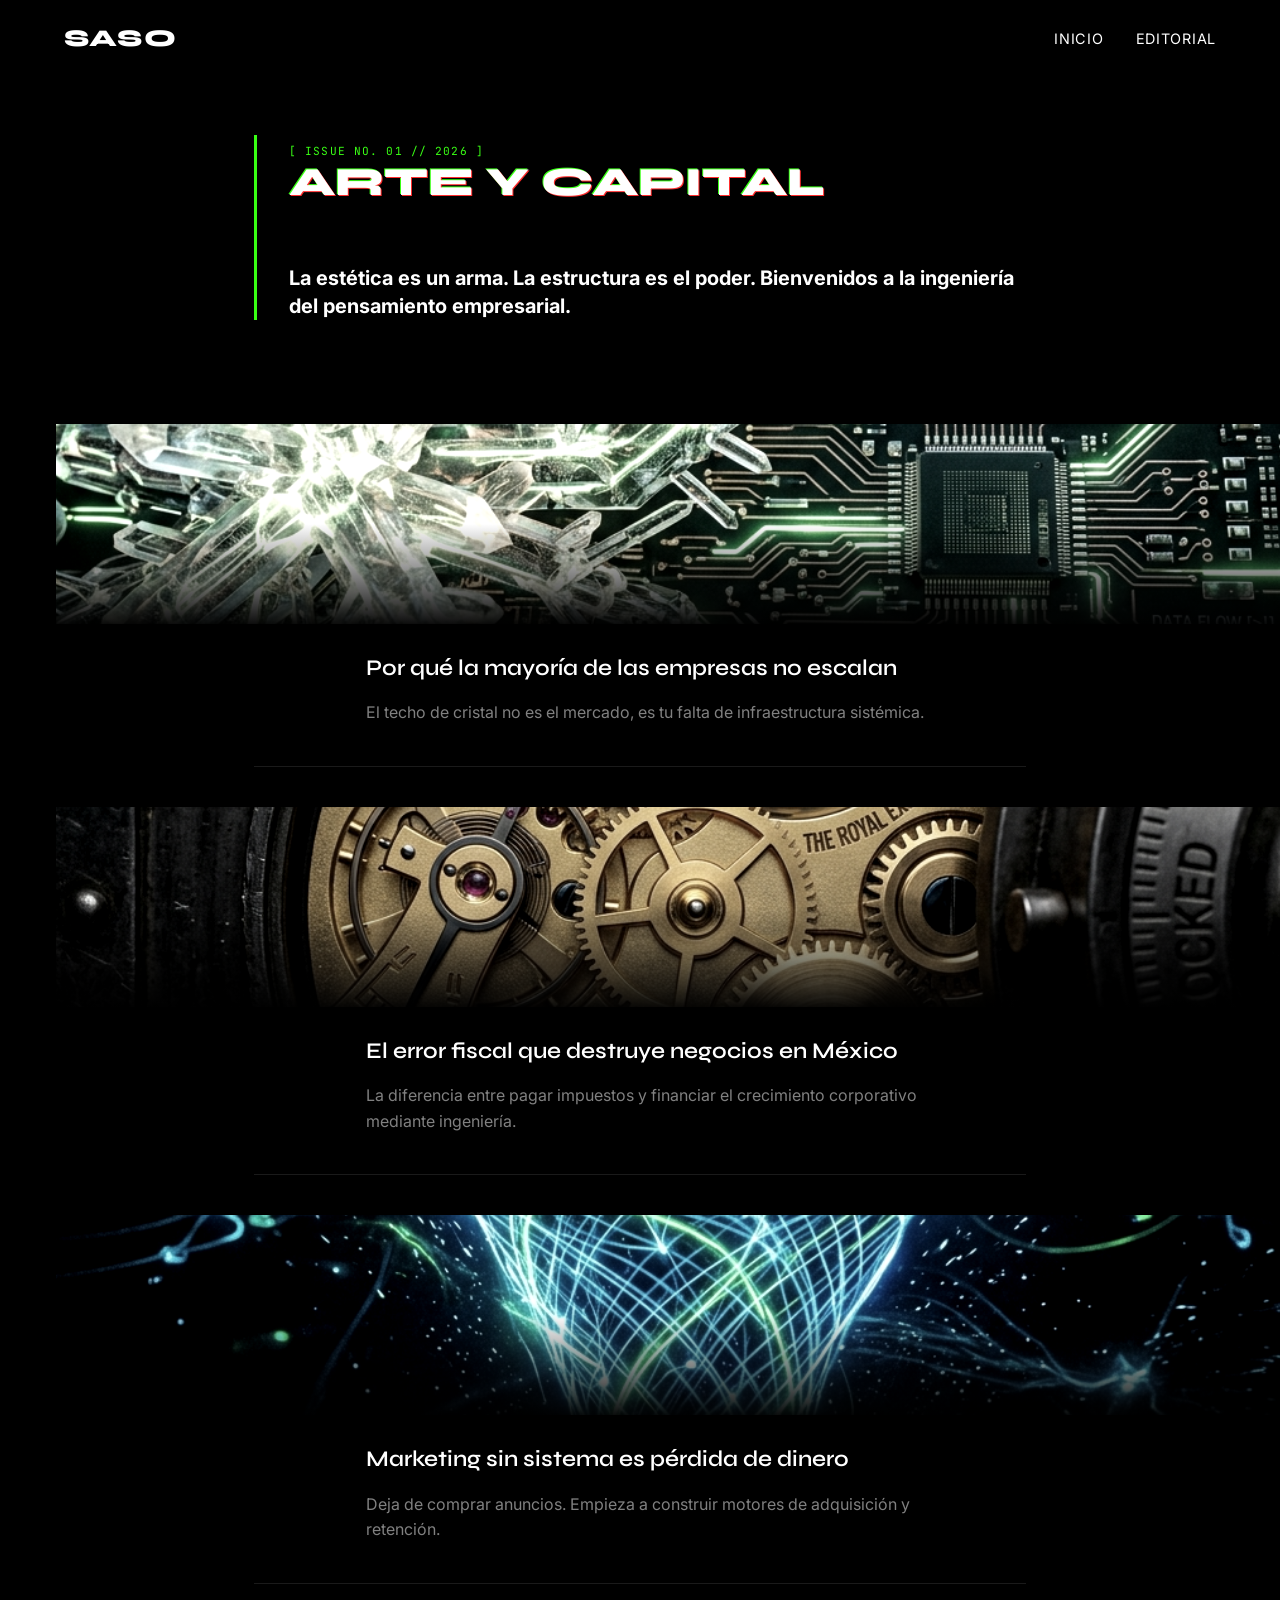
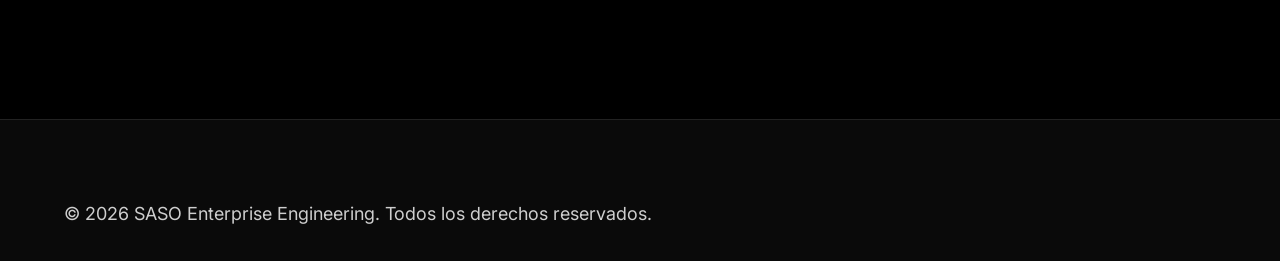
<file: blog/index.html>
<!DOCTYPE html>
<html lang="es">
<head>
    <meta charset="UTF-8">
    <meta name="viewport" content="width=device-width, initial-scale=1.0">
    <title>Arte y Capital — Editorial SASO</title>
    <meta name="description" content="Análisis estratégico, ingeniería empresarial y cultura de poder corporativo. Arte y Capital es el brazo editorial de SASO.">
    <link rel="stylesheet" href="../assets/css/style.css">
    <!-- Google Fonts -->
    <link href="https://fonts.googleapis.com/css2?family=Inter:wght@400;700&family=Syne:wght@700;800&family=JetBrains+Mono:wght@400&display=swap" rel="stylesheet">
</head>
<body class="dark-theme">
    <nav class="saso-nav">
        <div class="nav-container">
            <a href="../index.html" class="nav-logo">SASO</a>
            <div class="nav-links">
                <a href="/index">Inicio</a>
                <a href="/blog/index" class="active">Editorial</a>
            </div>
        </div>
    </nav>

    <main class="authority-layout">
        <header class="editorial-header">
            <span class="editorial-tag">[ ISSUE NO. 01 // 2026 ]</span>
            <h1 class="authority-title">ARTE Y CAPITAL</h1>
            <p class="manifesto-lead">La estética es un arma. La estructura es el poder. Bienvenidos a la ingeniería del pensamiento empresarial.</p>
        </header>

        <section class="editorial-list">
            <a href="/blog/por-que-empresas-no-escalan" class="editorial-item">
                <span class="item-num">01</span>
                <div class="item-content">
                    <div class="editorial-hero" style="height: 200px; margin-bottom: 1.5rem;">
                        <img src="/assets/images/editorial-escalar.png" alt="Escalamiento Arquetipo">
                    </div>
                    <h3>Por qué la mayoría de las empresas no escalan</h3>
                    <p>El techo de cristal no es el mercado, es tu falta de infraestructura sistémica.</p>
                </div>
            </a>
            <a href="/blog/error-fiscal-mexico" class="editorial-item">
                <span class="item-num">02</span>
                <div class="item-content">
                    <div class="editorial-hero" style="height: 200px; margin-bottom: 1.5rem;">
                        <img src="/assets/images/editorial-fiscal.png" alt="Fiscal Arquetipo">
                    </div>
                    <h3>El error fiscal que destruye negocios en México</h3>
                    <p>La diferencia entre pagar impuestos y financiar el crecimiento corporativo mediante ingeniería.</p>
                </div>
            </a>
            <a href="/blog/marketing-sin-sistema" class="editorial-item">
                <span class="item-num">03</span>
                <div class="item-content">
                    <div class="editorial-hero" style="height: 200px; margin-bottom: 1.5rem;">
                        <img src="/assets/images/editorial-marketing.png" alt="Marketing Arquetipo">
                    </div>
                    <h3>Marketing sin sistema es pérdida de dinero</h3>
                    <p>Deja de comprar anuncios. Empieza a construir motores de adquisición y retención.</p>
                </div>
            </a>
        </section>
    </main>

    <footer class="saso-footer content-container">
        <p>&copy; 2026 SASO Enterprise Engineering. Todos los derechos reservados.</p>
    </footer>
</body>
</html>
</file>
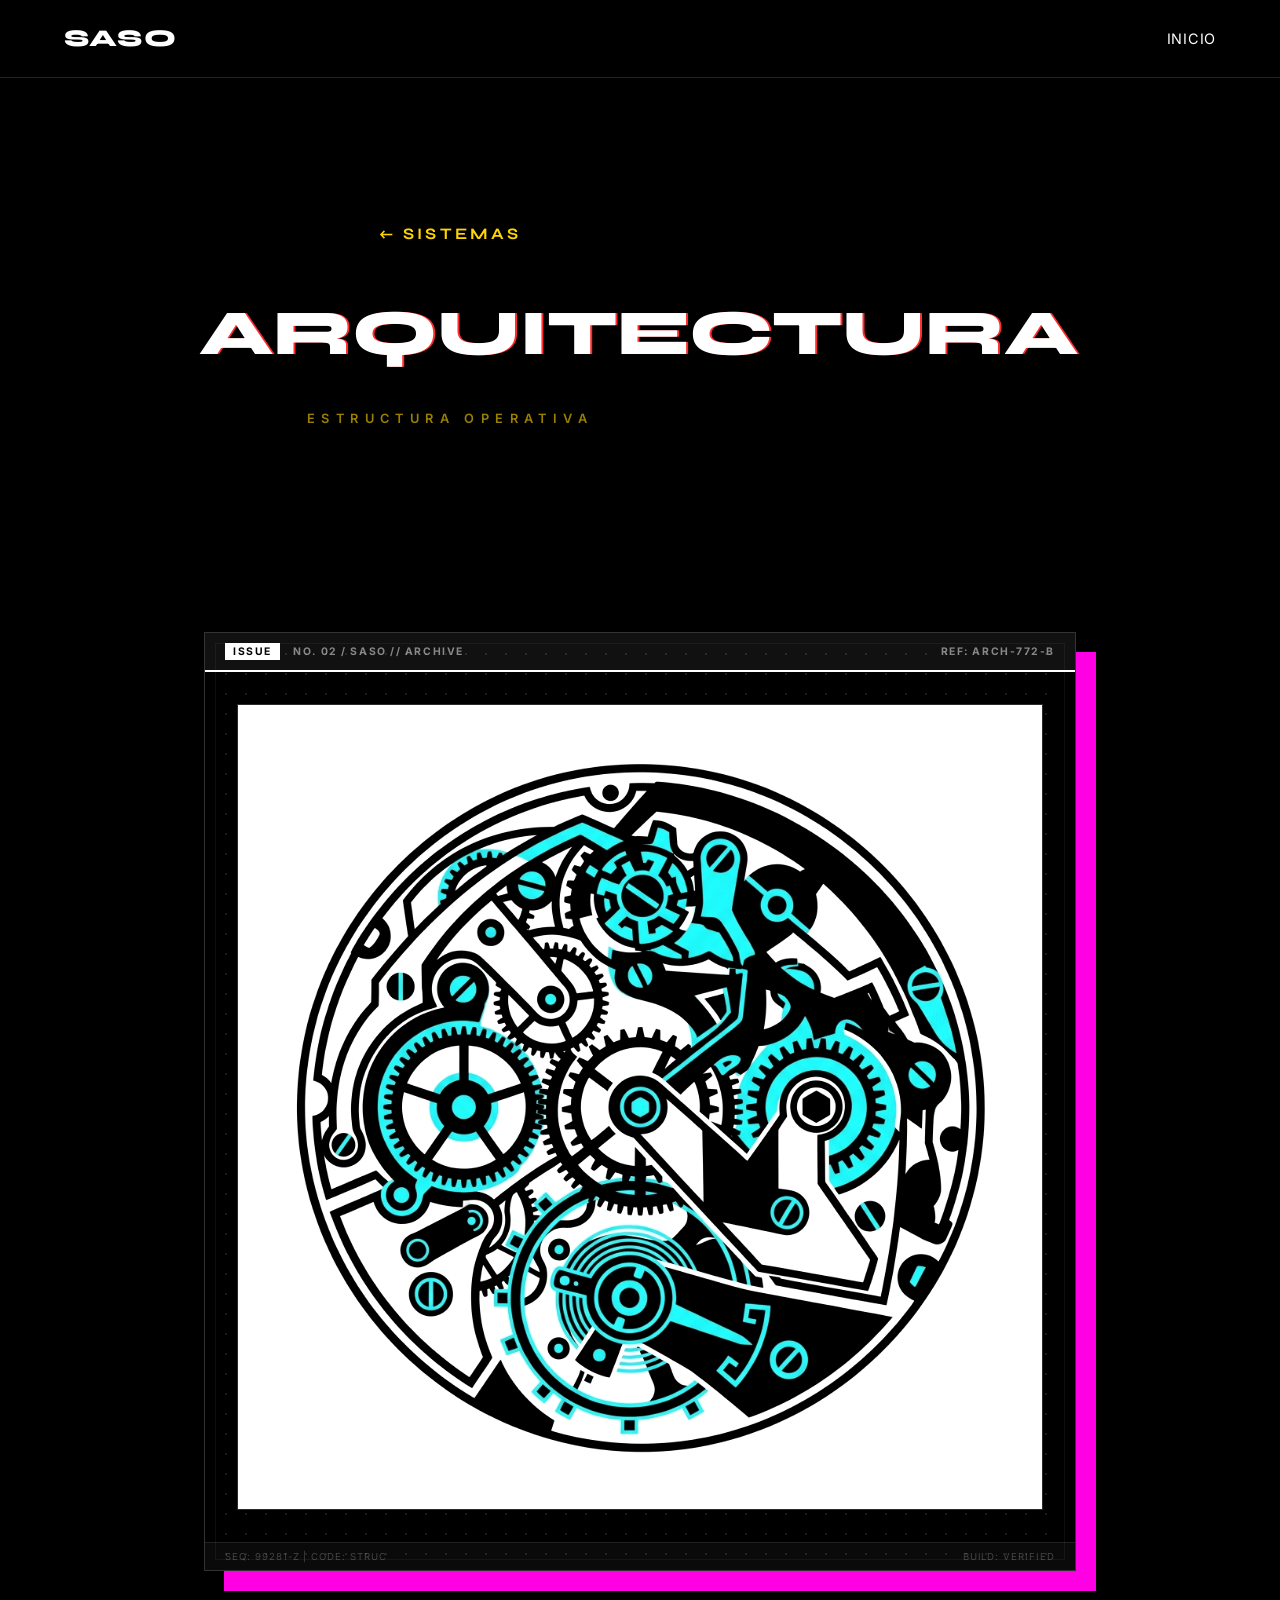
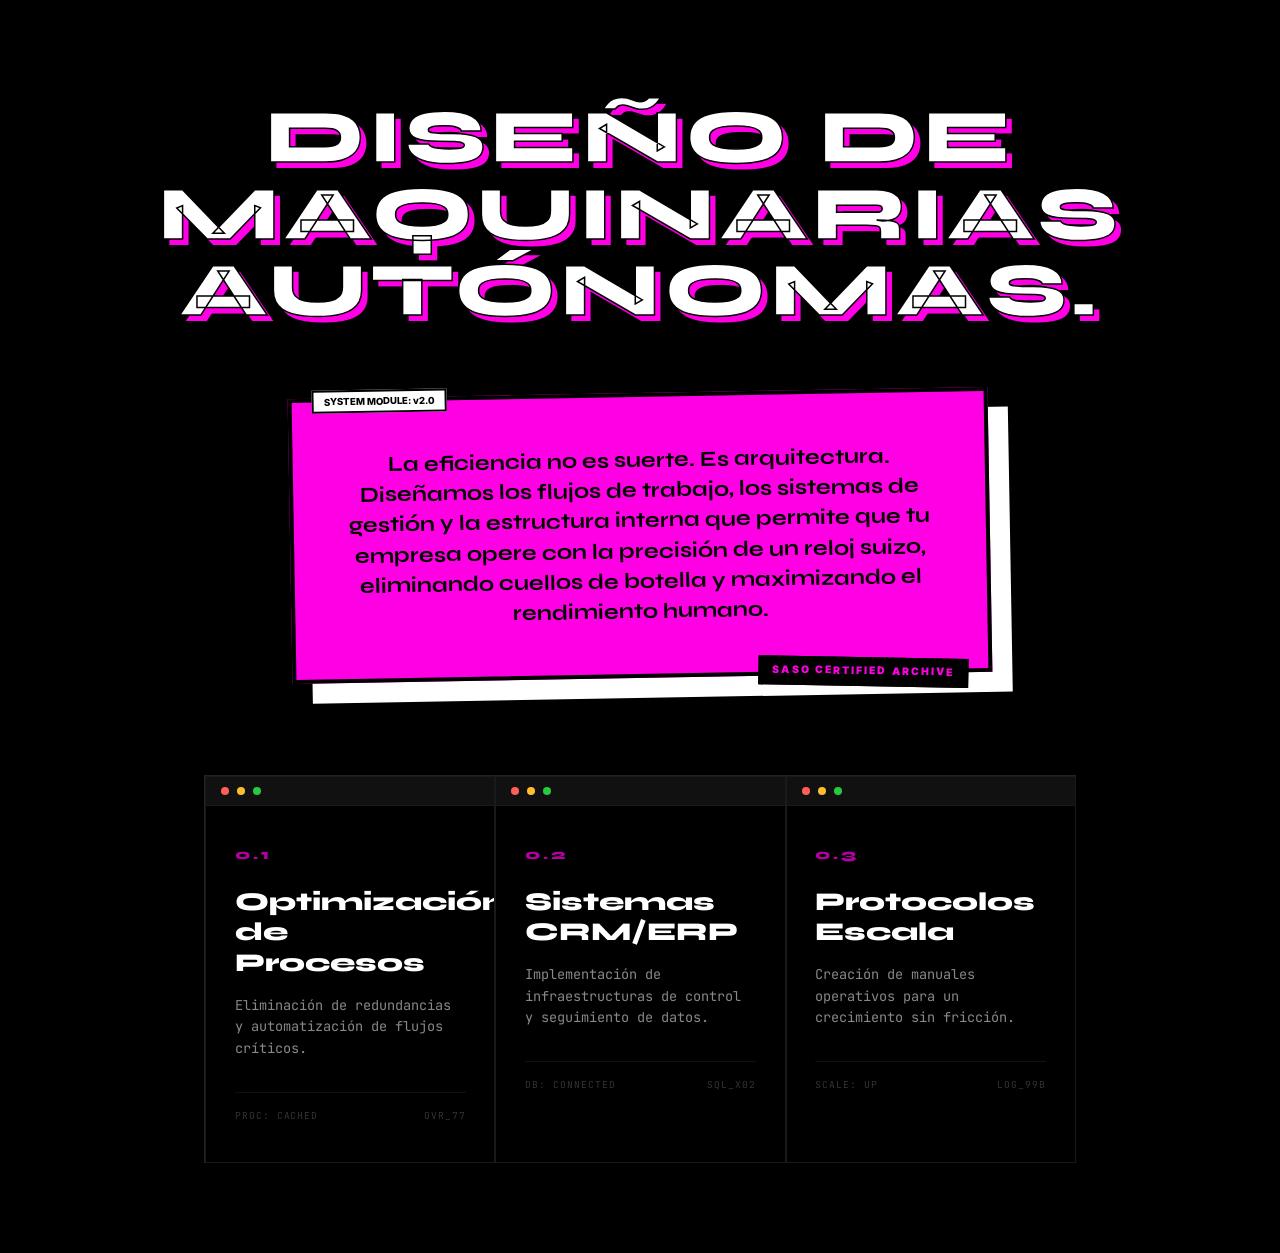
<file: arquitectura-negocio.html>
<!DOCTYPE html>
<html lang="es">
<head>
    <meta charset="UTF-8">
    <meta name="viewport" content="width=device-width, initial-scale=1.0">
    <title>Arquitectura de Negocio — SASO Engineering</title>
    <link href="https://fonts.googleapis.com/css2?family=Inter:wght@400;500;600&family=Syne:wght@600;700;800&family=JetBrains+Mono:wght@400;700&display=swap" rel="stylesheet">
    <link rel="stylesheet" href="assets/css/style.css">
    <style>
        :root { --accent: var(--pink); }
        .service-image-container { box-shadow: 20px 20px 0px var(--accent); }
        .highlight-accent { color: var(--accent); }
    </style>
</head>
<body class="dark-theme">
    <nav class="saso-nav scrolled">
        <div class="nav-container"><a href="index.html" class="nav-logo">SASO</a><div class="nav-links"><a href="index.html">Inicio</a></div></div>
    </nav>

    <div id="smooth-wrapper">
        <div id="smooth-content">
            <header class="service-hero">
                <div class="hero-content">
                    <a href="index.html#what-we-do" class="back-link">← Sistemas</a>
                    <h1 class="glitch-text" data-text="Arquitectura">Arquitectura</h1>
                    <p class="hero-subtitle">ESTRUCTURA OPERATIVA</p>
                </div>
            </header>

            <section class="service-content">
                <div class="service-image-container glitch-hover">
                    <div class="frame-header">
                        <span><span class="tab">ISSUE</span> NO. 02 / SASO // ARCHIVE</span>
                        <span>REF: ARCH-772-B</span>
                    </div>
                    <div class="service-image-wrapper">
                        <img src="assets/images/service-02.png" alt="Operational Structure">
                    </div>
                    <div class="frame-footer">
                        <span>SEQ: 99281-Z | CODE: STRUC</span>
                        <span>BUILD: VERIFIED</span>
                    </div>
                </div>
                <h2 class="wwd-headline">Diseño de maquinarias autónomas.</h2>

                <div class="wwd-core">
                    <p>La eficiencia no es suerte. Es arquitectura. Diseñamos los flujos de trabajo, los sistemas de gestión y la estructura interna que permite que tu empresa opere con la precisión de un reloj suizo, eliminando cuellos de botella y maximizando el rendimiento humano.</p>
                </div>

                <div class="wwd-grid">
                    <div class="wwd-block" style="opacity: 1;">
                        <div class="t-header"><span class="t-dot r"></span><span class="t-dot y"></span><span class="t-dot g"></span></div>
                        <div class="t-body">
                            <span class="wwd-num">0.1</span>
                            <h3 class="wwd-title">Optimización de Procesos</h3>
                            <p class="wwd-desc">Eliminación de redundancias y automatización de flujos críticos.</p>
                            <div class="t-visual"><span>PROC: CACHED</span><span>OVR_77</span></div>
                        </div>
                    </div>
                    <div class="wwd-block" style="opacity: 1;">
                        <div class="t-header"><span class="t-dot r"></span><span class="t-dot y"></span><span class="t-dot g"></span></div>
                        <div class="t-body">
                            <span class="wwd-num">0.2</span>
                            <h3 class="wwd-title">Sistemas CRM/ERP</h3>
                            <p class="wwd-desc">Implementación de infraestructuras de control y seguimiento de datos.</p>
                            <div class="t-visual"><span>DB: CONNECTED</span><span>SQL_X02</span></div>
                        </div>
                    </div>
                    <div class="wwd-block" style="opacity: 1;">
                        <div class="t-header"><span class="t-dot r"></span><span class="t-dot y"></span><span class="t-dot g"></span></div>
                        <div class="t-body">
                            <span class="wwd-num">0.3</span>
                            <h3 class="wwd-title">Protocolos Escala</h3>
                            <p class="wwd-desc">Creación de manuales operativos para un crecimiento sin fricción.</p>
                            <div class="t-visual"><span>SCALE: UP</span><span>LOG_99B</span></div>
                        </div>
                    </div>
                </div>
            </section>
        </div>
    </div>
</body>
</html>
</file>
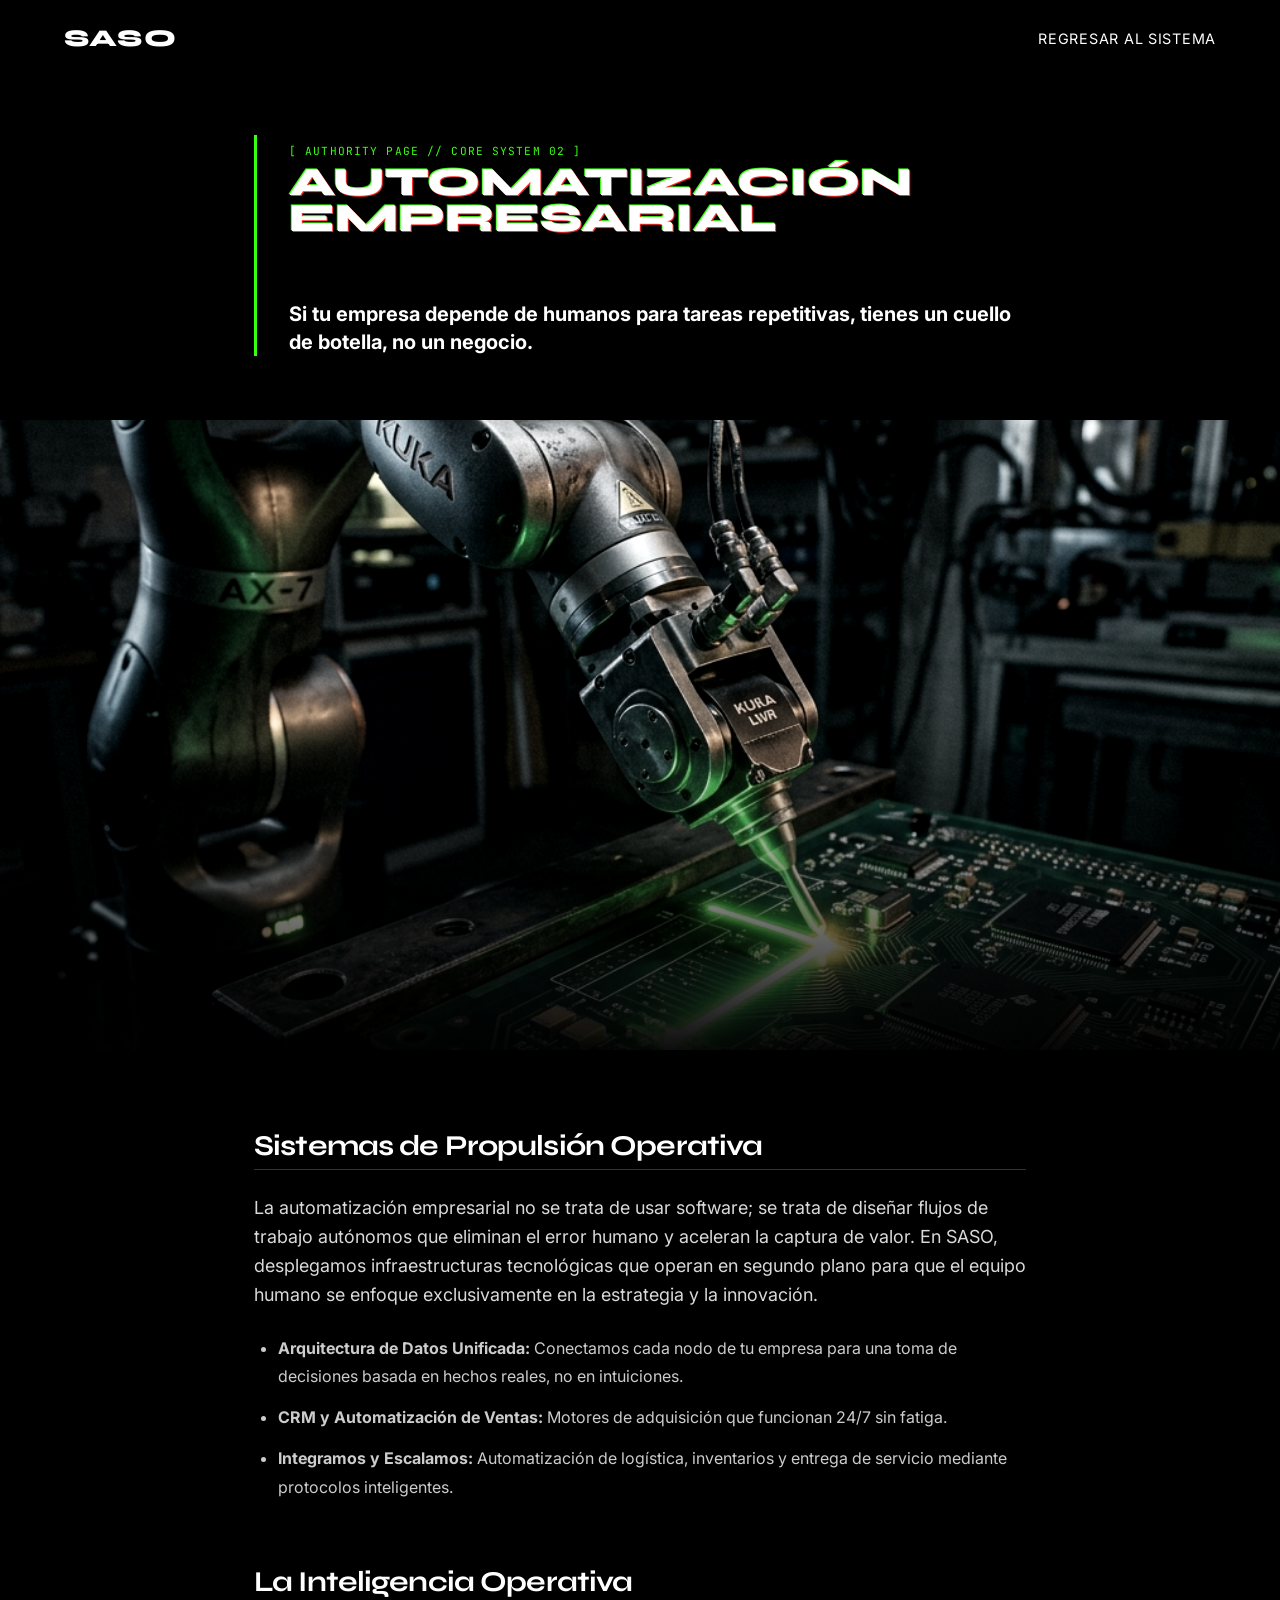
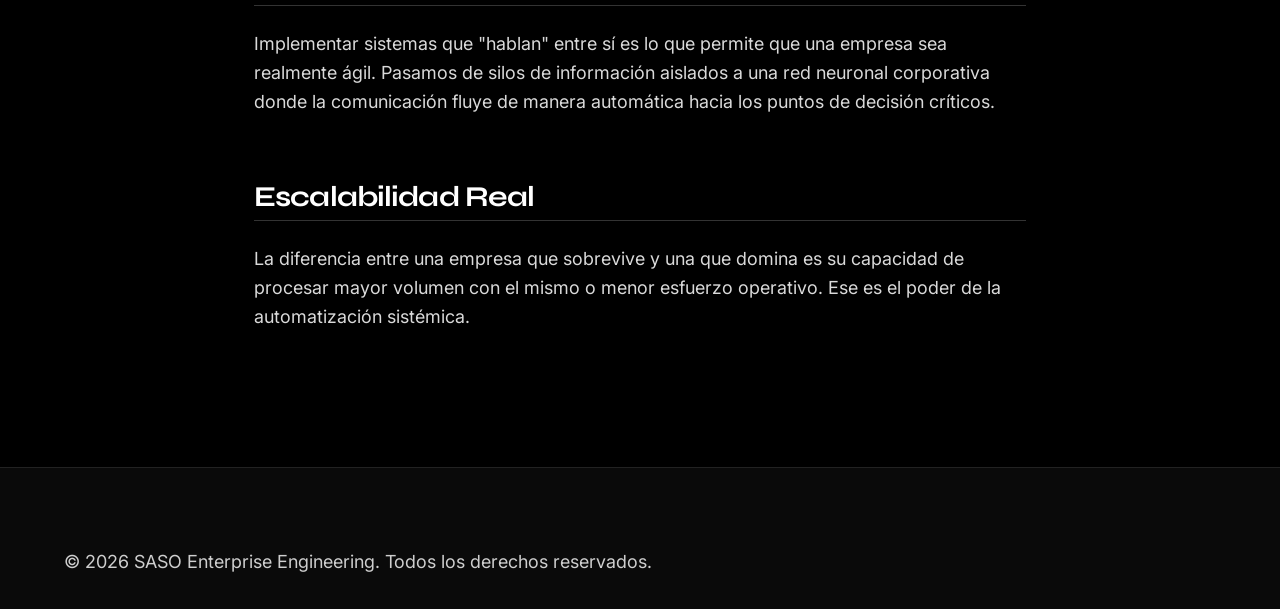
<file: automatizacion-empresarial.html>
<!DOCTYPE html>
<html lang="es">
<head>
    <meta charset="UTF-8">
    <meta name="viewport" content="width=device-width, initial-scale=1.0">
    <title>Automatización Empresarial — Sistemas SASO</title>
    <meta name="description" content="Infraestructura de automatización para empresas que escalan. CRM, inteligencia operativa y arquitectura de datos avanzada.">
    <link rel="stylesheet" href="assets/css/style.css">
    <link href="https://fonts.googleapis.com/css2?family=Inter:wght@400;700&family=Syne:wght@700;800&family=JetBrains+Mono:wght@400&display=swap" rel="stylesheet">
</head>
<body class="dark-theme">
    <nav class="saso-nav">
        <div class="nav-container">
            <a href="index.html" class="nav-logo">SASO</a>
            <div class="nav-links">
                <a href="index.html">Regresar al Sistema</a>
            </div>
        </div>
    </nav>

    <main class="authority-layout">
        <header class="editorial-header">
            <span class="editorial-tag">[ AUTHORITY PAGE // CORE SYSTEM 02 ]</span>
            <h1 class="authority-title">Automatización Empresarial</h1>
            <p class="manifesto-lead">Si tu empresa depende de humanos para tareas repetitivas, tienes un cuello de botella, no un negocio.</p>
        </header>

        <div class="editorial-hero">
            <img src="assets/images/authority-automatizacion.png" alt="Inteligencia Operativa Editorial Image">
        </div>

        <article class="authority-content">
            <section>
                <h2>Sistemas de Propulsión Operativa</h2>
                <p>La automatización empresarial no se trata de usar software; se trata de diseñar flujos de trabajo autónomos que eliminan el error humano y aceleran la captura de valor. En SASO, desplegamos infraestructuras tecnológicas que operan en segundo plano para que el equipo humano se enfoque exclusivamente en la estrategia y la innovación.</p>
                <ul>
                    <li><strong>Arquitectura de Datos Unificada:</strong> Conectamos cada nodo de tu empresa para una toma de decisiones basada en hechos reales, no en intuiciones.</li>
                    <li><strong>CRM y Automatización de Ventas:</strong> Motores de adquisición que funcionan 24/7 sin fatiga.</li>
                    <li><strong>Integramos y Escalamos:</strong> Automatización de logística, inventarios y entrega de servicio mediante protocolos inteligentes.</li>
                </ul>
            </section>

            <section>
                <h2>La Inteligencia Operativa</h2>
                <p>Implementar sistemas que "hablan" entre sí es lo que permite que una empresa sea realmente ágil. Pasamos de silos de información aislados a una red neuronal corporativa donde la comunicación fluye de manera automática hacia los puntos de decisión críticos.</p>
            </section>

            <section>
                <h2>Escalabilidad Real</h2>
                <p>La diferencia entre una empresa que sobrevive y una que domina es su capacidad de procesar mayor volumen con el mismo o menor esfuerzo operativo. Ese es el poder de la automatización sistémica.</p>
            </section>
        </article>
    </main>

    <footer class="saso-footer content-container">
        <p>&copy; 2026 SASO Enterprise Engineering. Todos los derechos reservados.</p>
    </footer>
</body>
</html>
</file>
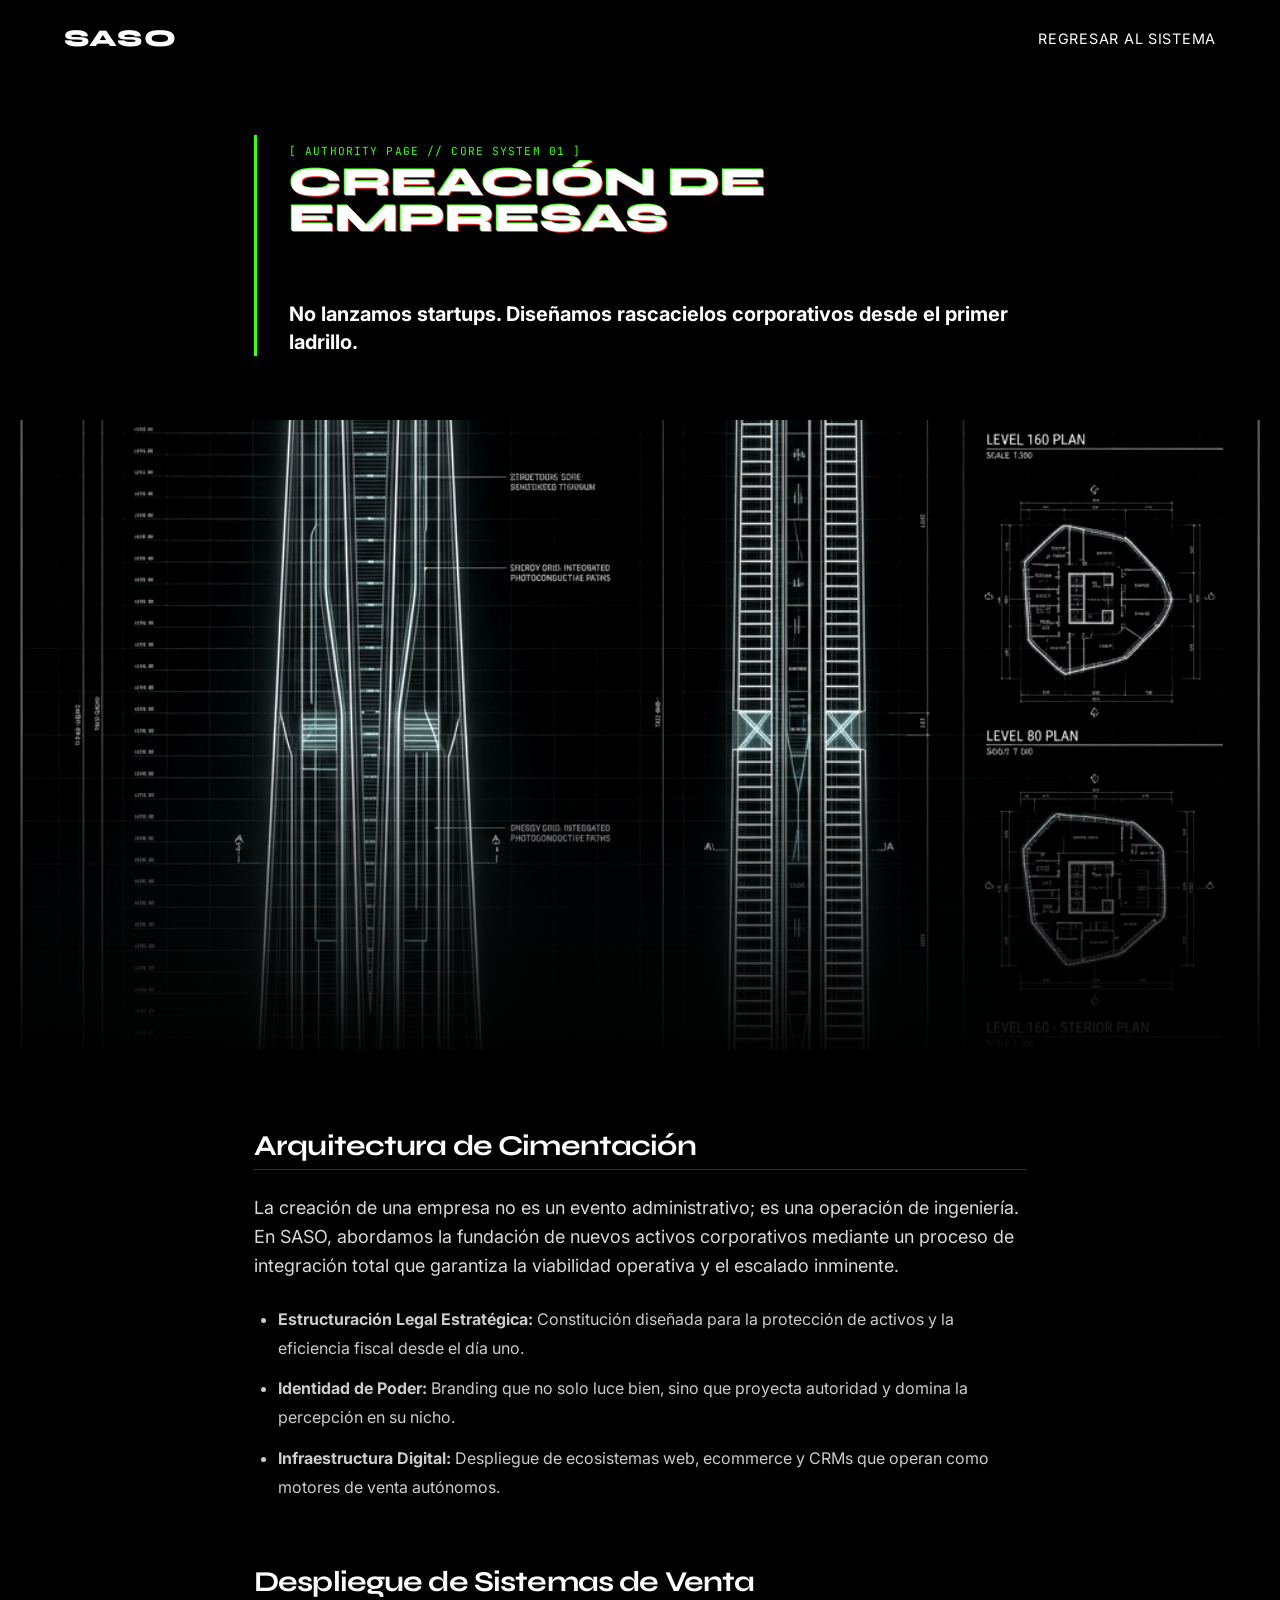
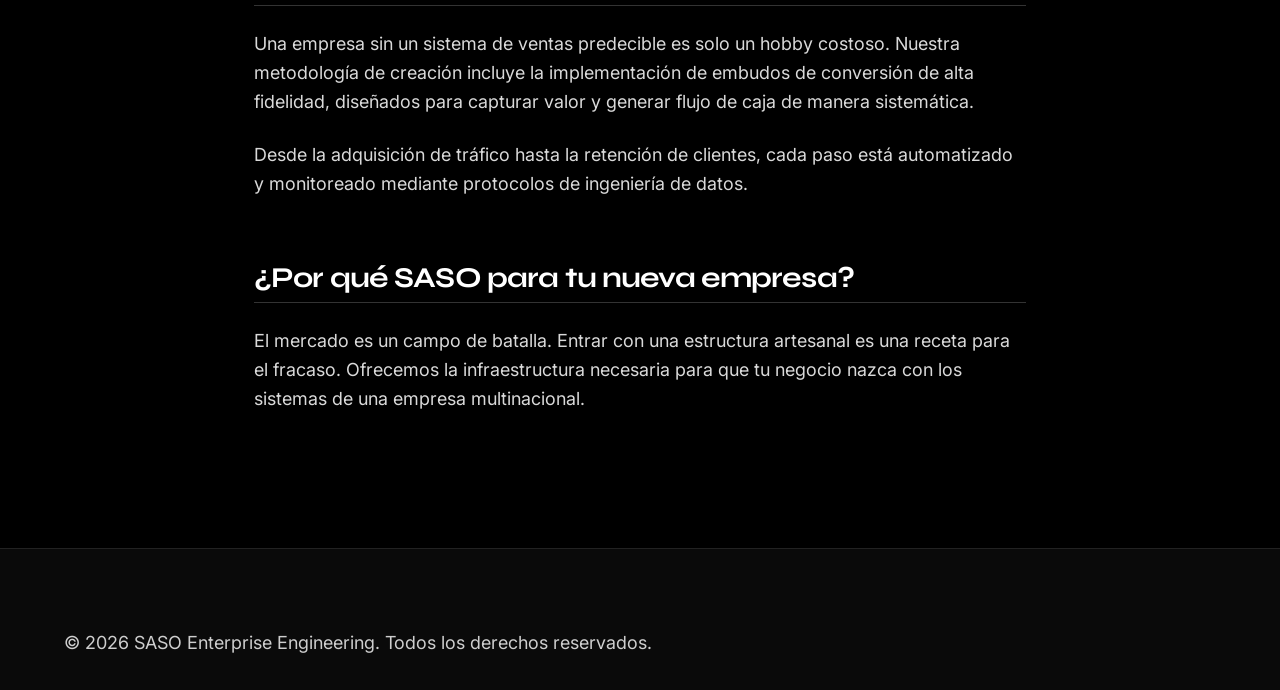
<file: creacion-de-empresas.html>
<!DOCTYPE html>
<html lang="es">
<head>
    <meta charset="UTF-8">
    <meta name="viewport" content="width=device-width, initial-scale=1.0">
    <title>Creación de Empresas — Infraestructura SASO</title>
    <meta name="description" content="Ingeniería total para la creación de empresas. Desde branding y legal hasta infraestructura digital y sistemas de venta.">
    <link rel="stylesheet" href="assets/css/style.css">
    <link href="https://fonts.googleapis.com/css2?family=Inter:wght@400;700&family=Syne:wght@700;800&family=JetBrains+Mono:wght@400&display=swap" rel="stylesheet">
</head>
<body class="dark-theme">
    <nav class="saso-nav">
        <div class="nav-container">
            <a href="index.html" class="nav-logo">SASO</a>
            <div class="nav-links">
                <a href="index.html">Regresar al Sistema</a>
            </div>
        </div>
    </nav>

    <main class="authority-layout">
        <header class="editorial-header">
            <span class="editorial-tag">[ AUTHORITY PAGE // CORE SYSTEM 01 ]</span>
            <h1 class="authority-title">Creación de Empresas</h1>
            <p class="manifesto-lead">No lanzamos startups. Diseñamos rascacielos corporativos desde el primer ladrillo.</p>
        </header>

        <div class="editorial-hero">
            <img src="assets/images/authority-creacion.png" alt="Estructura de Creación Editorial Image">
        </div>

        <article class="authority-content">
            <section>
                <h2>Arquitectura de Cimentación</h2>
                <p>La creación de una empresa no es un evento administrativo; es una operación de ingeniería. En SASO, abordamos la fundación de nuevos activos corporativos mediante un proceso de integración total que garantiza la viabilidad operativa y el escalado inminente.</p>
                <ul>
                    <li><strong>Estructuración Legal Estratégica:</strong> Constitución diseñada para la protección de activos y la eficiencia fiscal desde el día uno.</li>
                    <li><strong>Identidad de Poder:</strong> Branding que no solo luce bien, sino que proyecta autoridad y domina la percepción en su nicho.</li>
                    <li><strong>Infraestructura Digital:</strong> Despliegue de ecosistemas web, ecommerce y CRMs que operan como motores de venta autónomos.</li>
                </ul>
            </section>

            <section>
                <h2>Despliegue de Sistemas de Venta</h2>
                <p>Una empresa sin un sistema de ventas predecible es solo un hobby costoso. Nuestra metodología de creación incluye la implementación de embudos de conversión de alta fidelidad, diseñados para capturar valor y generar flujo de caja de manera sistemática.</p>
                <p>Desde la adquisición de tráfico hasta la retención de clientes, cada paso está automatizado y monitoreado mediante protocolos de ingeniería de datos.</p>
            </section>

            <section>
                <h2>¿Por qué SASO para tu nueva empresa?</h2>
                <p>El mercado es un campo de batalla. Entrar con una estructura artesanal es una receta para el fracaso. Ofrecemos la infraestructura necesaria para que tu negocio nazca con los sistemas de una empresa multinacional.</p>
            </section>
        </article>
    </main>

    <footer class="saso-footer content-container">
        <p>&copy; 2026 SASO Enterprise Engineering. Todos los derechos reservados.</p>
    </footer>
</body>
</html>
</file>
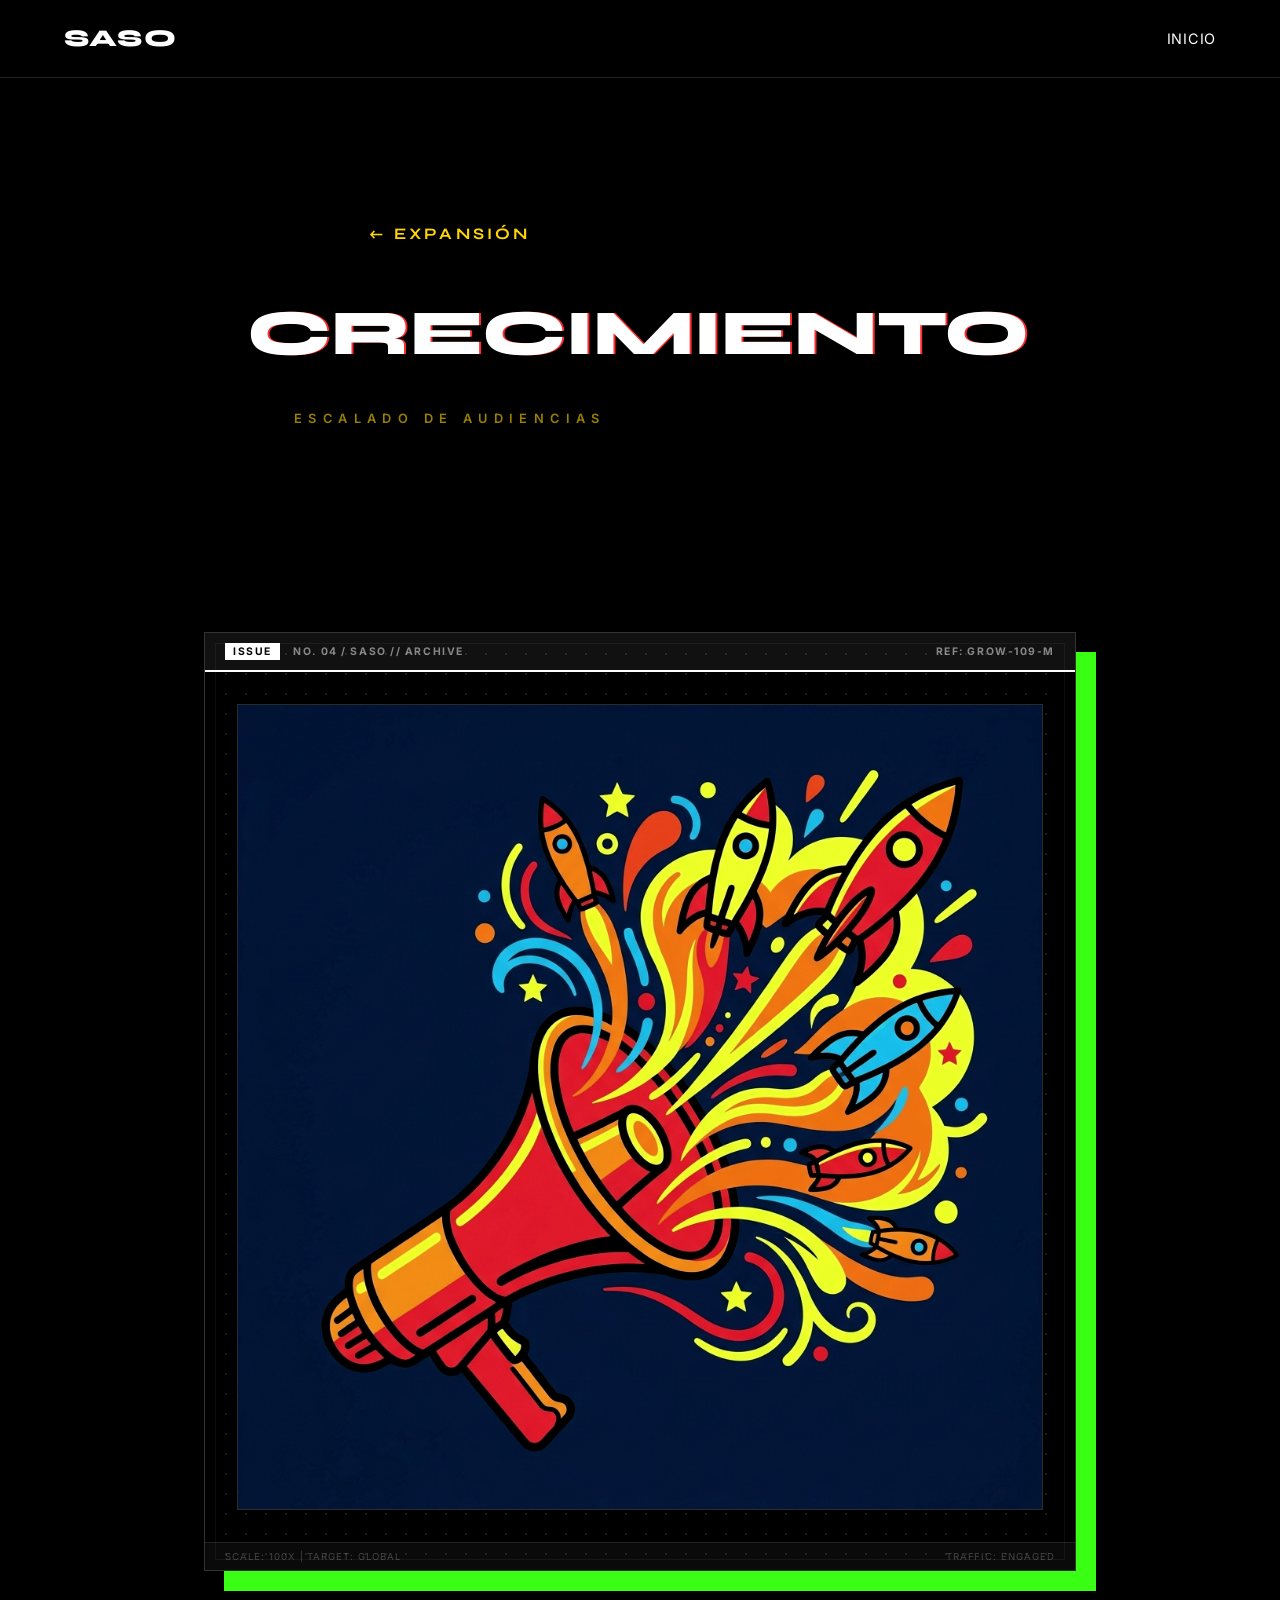
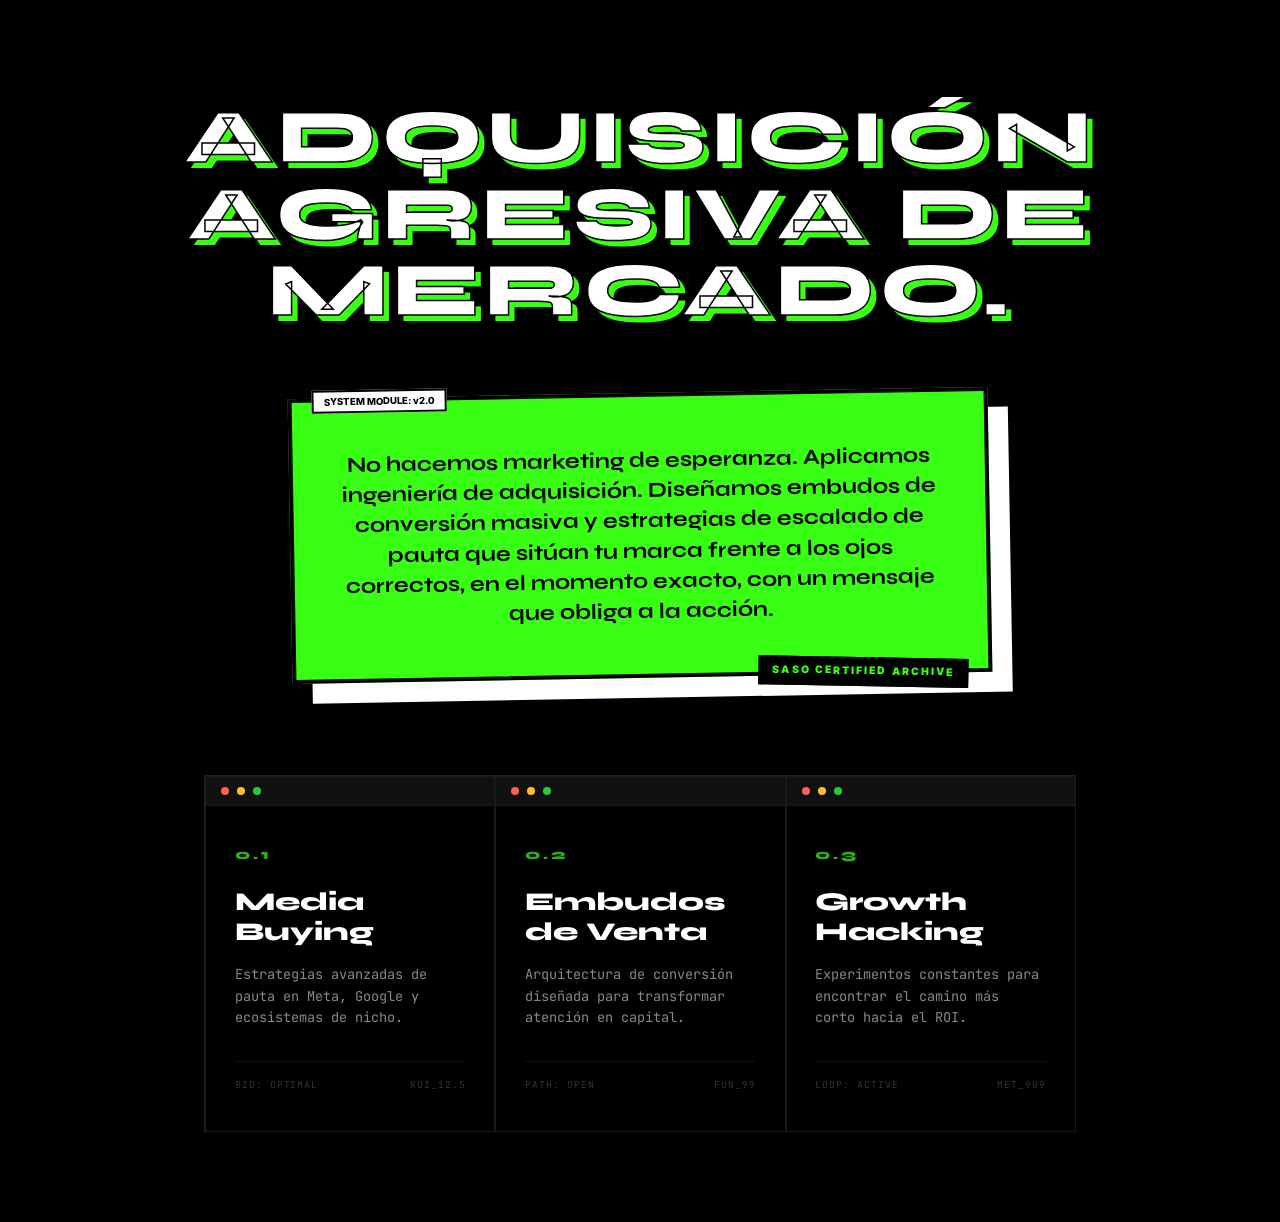
<file: crecimiento-marketing.html>
<!DOCTYPE html>
<html lang="es">
<head>
    <meta charset="UTF-8">
    <meta name="viewport" content="width=device-width, initial-scale=1.0">
    <title>Crecimiento & Marketing — SASO Engineering</title>
    <link href="https://fonts.googleapis.com/css2?family=Inter:wght@400;500;600&family=Syne:wght@600;700;800&family=JetBrains+Mono:wght@400;700&display=swap" rel="stylesheet">
    <link rel="stylesheet" href="assets/css/style.css">
    <style>
        :root { --accent: var(--neon-green); }
        .service-image-container { box-shadow: 20px 20px 0px var(--accent); }
    </style>
</head>
<body class="dark-theme">
    <nav class="saso-nav scrolled">
        <div class="nav-container">            <a href="index.html" class="nav-logo">SASO</a><div class="nav-links"><a href="index.html">Inicio</a></div></div>
    </nav>

    <div id="smooth-wrapper">
        <div id="smooth-content">
            <header class="service-hero">
                <div class="hero-content">
                    <a href="index.html#what-we-do" class="back-link">← Expansión</a>
                    <h1 class="glitch-text" data-text="Crecimiento">Crecimiento</h1>
                    <p class="hero-subtitle">ESCALADO DE AUDIENCIAS</p>
                </div>
            </header>

            <section class="service-content">
                <div class="service-image-container glitch-hover">
                    <div class="frame-header">
                        <span><span class="tab">ISSUE</span> NO. 04 / SASO // ARCHIVE</span>
                        <span>REF: GROW-109-M</span>
                    </div>
                    <div class="service-image-wrapper">
                        <img src="assets/images/service-04.png" alt="Growth Engineering">
                    </div>
                    <div class="frame-footer">
                        <span>SCALE: 100X | TARGET: GLOBAL</span>
                        <span>TRAFFIC: ENGAGED</span>
                    </div>
                </div>
                <h2 class="wwd-headline">Adquisición agresiva de mercado.</h2>

                <div class="wwd-core">
                    <p>No hacemos marketing de esperanza. Aplicamos ingeniería de adquisición. Diseñamos embudos de conversión masiva y estrategias de escalado de pauta que sitúan tu marca frente a los ojos correctos, en el momento exacto, con un mensaje que obliga a la acción.</p>
                </div>

                <div class="wwd-grid">
                    <div class="wwd-block" style="opacity: 1;">
                        <div class="t-header"><span class="t-dot r"></span><span class="t-dot y"></span><span class="t-dot g"></span></div>
                        <div class="t-body">
                            <span class="wwd-num">0.1</span>
                            <h3 class="wwd-title">Media Buying</h3>
                            <p class="wwd-desc">Estrategias avanzadas de pauta en Meta, Google y ecosistemas de nicho.</p>
                            <div class="t-visual"><span>BID: OPTIMAL</span><span>ROI_12.5</span></div>
                        </div>
                    </div>
                    <div class="wwd-block" style="opacity: 1;">
                        <div class="t-header"><span class="t-dot r"></span><span class="t-dot y"></span><span class="t-dot g"></span></div>
                        <div class="t-body">
                            <span class="wwd-num">0.2</span>
                            <h3 class="wwd-title">Embudos de Venta</h3>
                            <p class="wwd-desc">Arquitectura de conversión diseñada para transformar atención en capital.</p>
                            <div class="t-visual"><span>PATH: OPEN</span><span>FUN_99</span></div>
                        </div>
                    </div>
                    <div class="wwd-block" style="opacity: 1;">
                        <div class="t-header"><span class="t-dot r"></span><span class="t-dot y"></span><span class="t-dot g"></span></div>
                        <div class="t-body">
                            <span class="wwd-num">0.3</span>
                            <h3 class="wwd-title">Growth Hacking</h3>
                            <p class="wwd-desc">Experimentos constantes para encontrar el camino más corto hacia el ROI.</p>
                            <div class="t-visual"><span>LOOP: ACTIVE</span><span>MET_909</span></div>
                        </div>
                    </div>
                </div>
            </section>
        </div>
    </div>
</body>
</html>
</file>
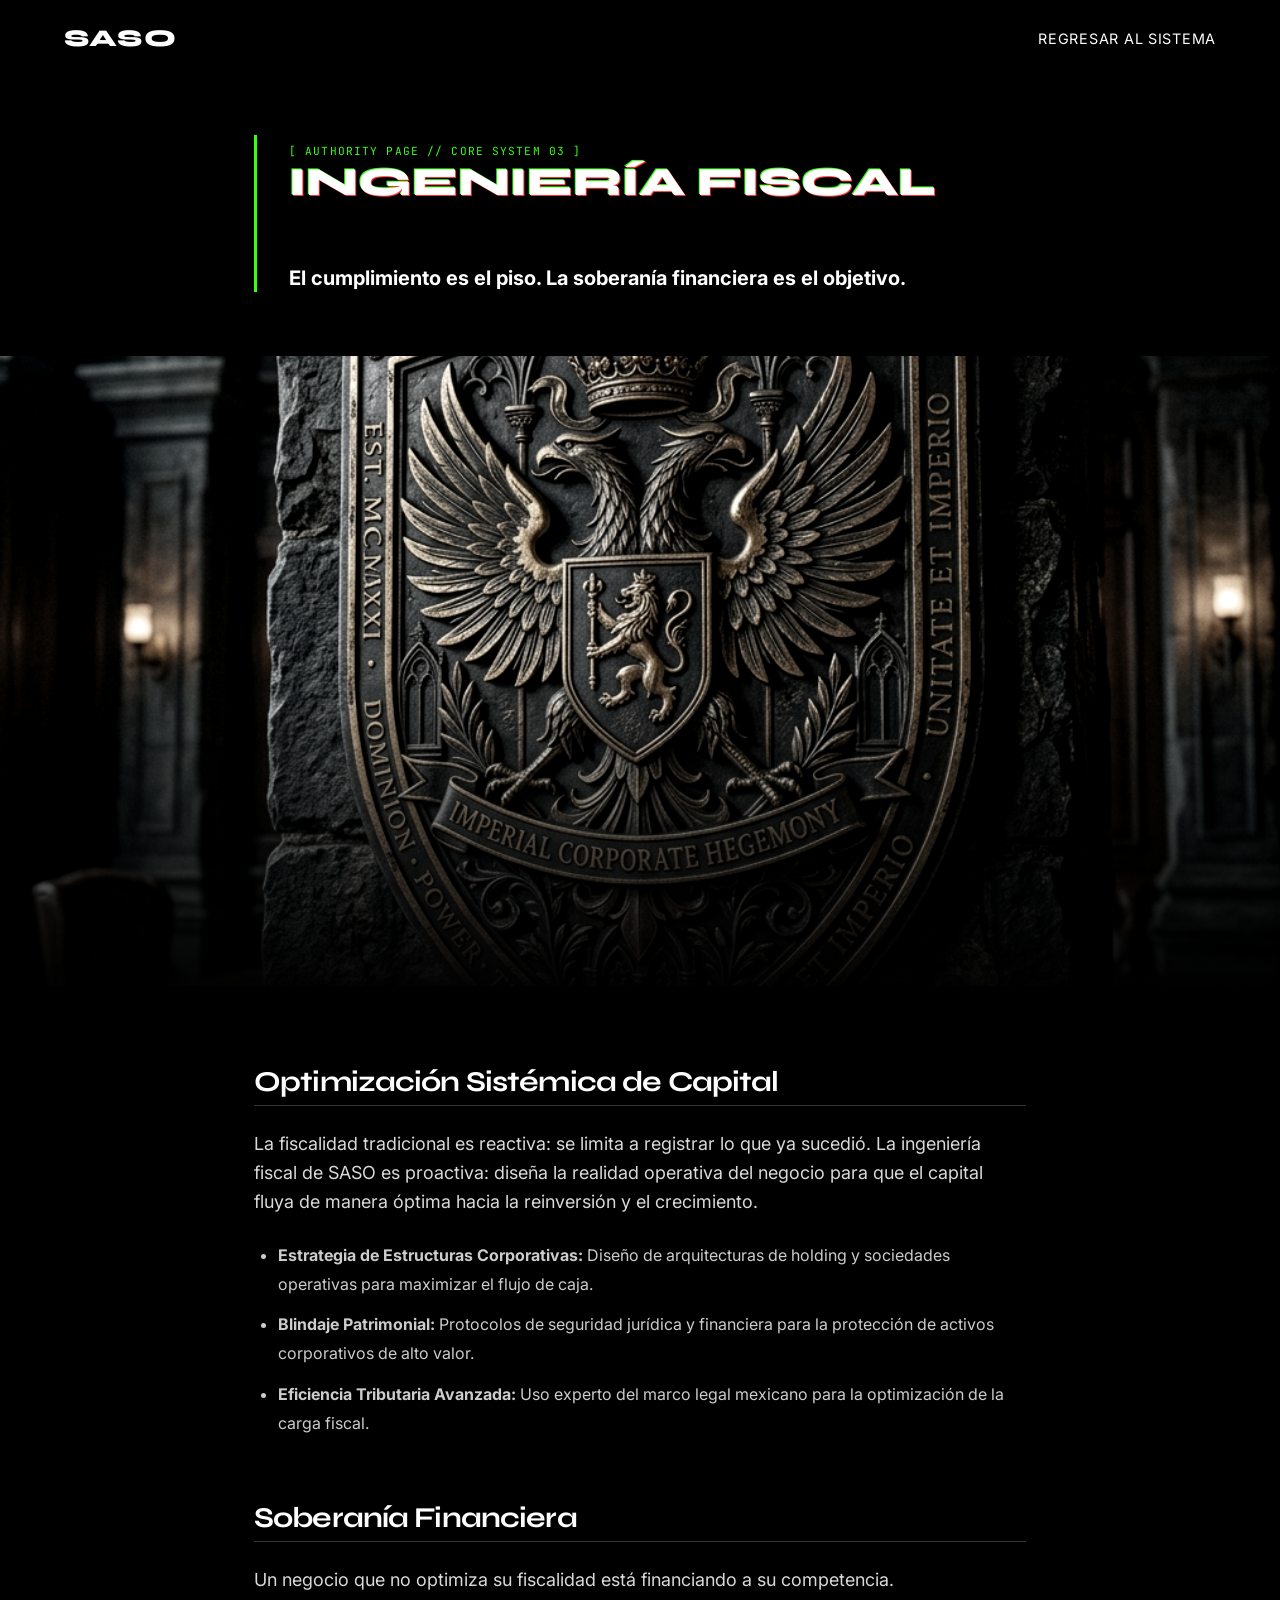
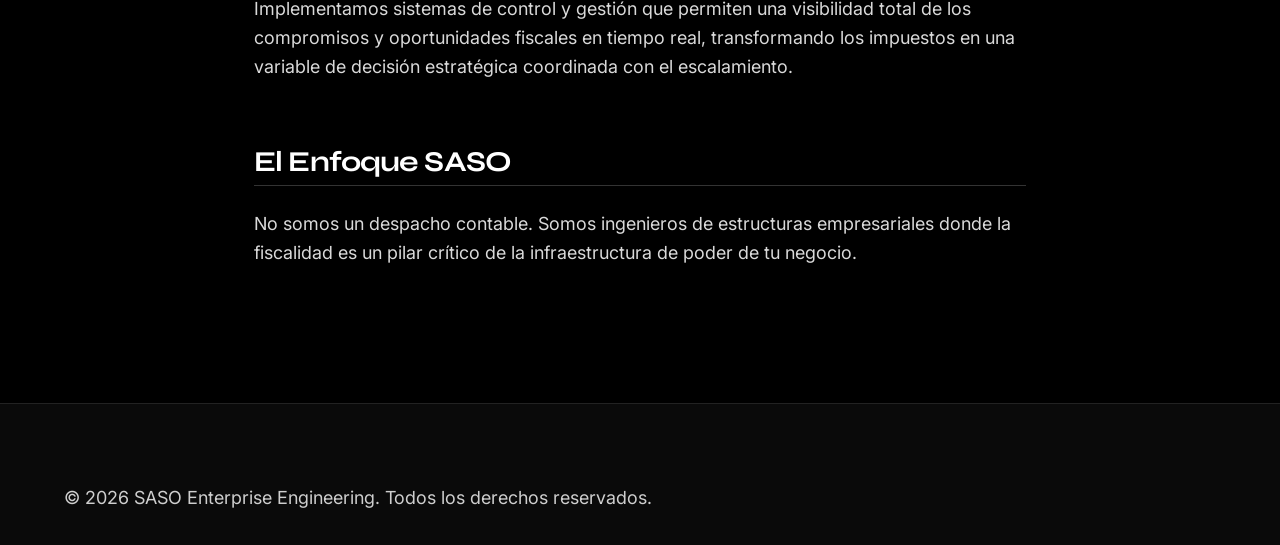
<file: ingenieria-fiscal-autoridad.html>
<!DOCTYPE html>
<html lang="es">
<head>
    <meta charset="UTF-8">
    <meta name="viewport" content="width=device-width, initial-scale=1.0">
    <title>Ingeniería Fiscal — Estrategia y Poder SASO</title>
    <meta name="description" content="Estructuras fiscales de alta precisión para blindaje patrimonial y eficiencia financiera en México. Ingeniería fiscal avanzada.">
    <link rel="stylesheet" href="assets/css/style.css">
    <link href="https://fonts.googleapis.com/css2?family=Inter:wght@400;700&family=Syne:wght@700;800&family=JetBrains+Mono:wght@400&display=swap" rel="stylesheet">
</head>
<body class="dark-theme">
    <nav class="saso-nav">
        <div class="nav-container">
            <a href="index.html" class="nav-logo">SASO</a>
            <div class="nav-links">
                <a href="index.html">Regresar al Sistema</a>
            </div>
        </div>
    </nav>

    <main class="authority-layout">
        <header class="editorial-header">
            <span class="editorial-tag">[ AUTHORITY PAGE // CORE SYSTEM 03 ]</span>
            <h1 class="authority-title">Ingeniería Fiscal</h1>
            <p class="manifesto-lead">El cumplimiento es el piso. La soberanía financiera es el objetivo.</p>
        </header>

        <div class="editorial-hero">
            <img src="assets/images/authority-fiscal.png" alt="Soberanía Fiscal Editorial Image">
        </div>

        <article class="authority-content">
            <section>
                <h2>Optimización Sistémica de Capital</h2>
                <p>La fiscalidad tradicional es reactiva: se limita a registrar lo que ya sucedió. La ingeniería fiscal de SASO es proactiva: diseña la realidad operativa del negocio para que el capital fluya de manera óptima hacia la reinversión y el crecimiento.</p>
                <ul>
                    <li><strong>Estrategia de Estructuras Corporativas:</strong> Diseño de arquitecturas de holding y sociedades operativas para maximizar el flujo de caja.</li>
                    <li><strong>Blindaje Patrimonial:</strong> Protocolos de seguridad jurídica y financiera para la protección de activos corporativos de alto valor.</li>
                    <li><strong>Eficiencia Tributaria Avanzada:</strong> Uso experto del marco legal mexicano para la optimización de la carga fiscal.</li>
                </ul>
            </section>

            <section>
                <h2>Soberanía Financiera</h2>
                <p>Un negocio que no optimiza su fiscalidad está financiando a su competencia. Implementamos sistemas de control y gestión que permiten una visibilidad total de los compromisos y oportunidades fiscales en tiempo real, transformando los impuestos en una variable de decisión estratégica coordinada con el escalamiento.</p>
            </section>

            <section>
                <h2>El Enfoque SASO</h2>
                <p>No somos un despacho contable. Somos ingenieros de estructuras empresariales donde la fiscalidad es un pilar crítico de la infraestructura de poder de tu negocio.</p>
            </section>
        </article>
    </main>

    <footer class="saso-footer content-container">
        <p>&copy; 2026 SASO Enterprise Engineering. Todos los derechos reservados.</p>
    </footer>
</body>
</html>
</file>
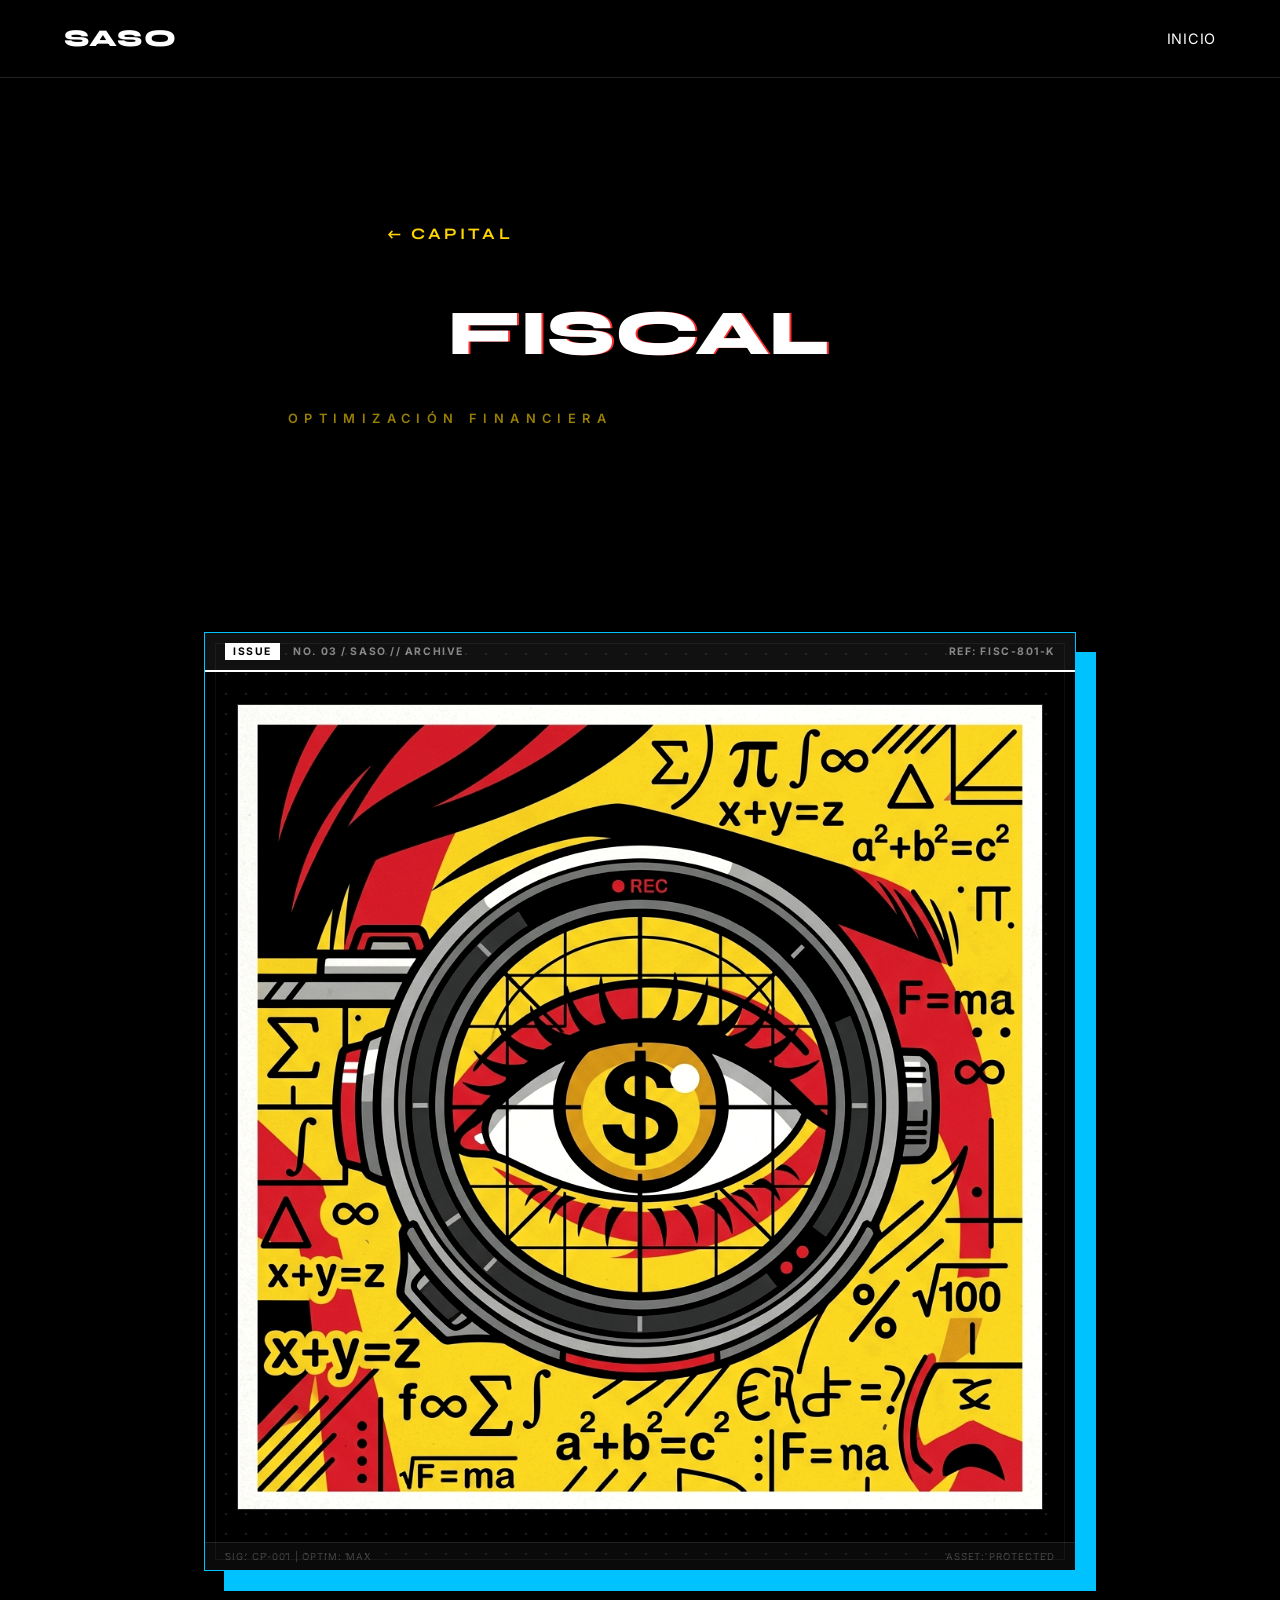
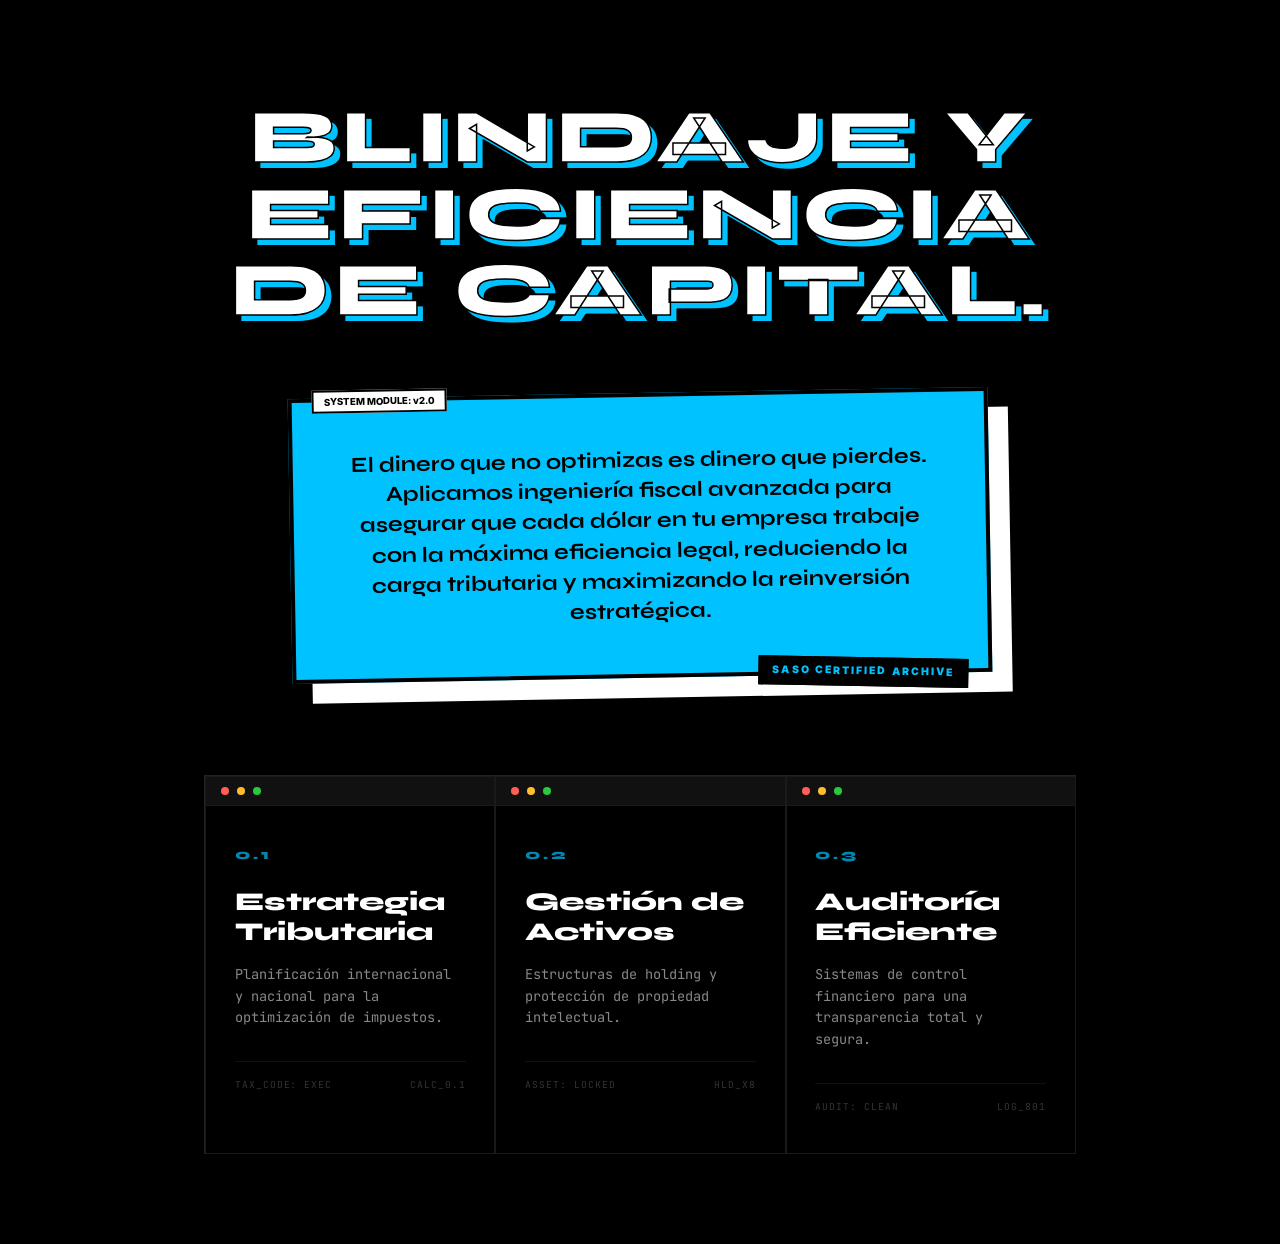
<file: ingenieria-fiscal.html>
<!DOCTYPE html>
<html lang="es">
<head>
    <meta charset="UTF-8">
    <meta name="viewport" content="width=device-width, initial-scale=1.0">
    <title>Ingeniería Fiscal — SASO Engineering</title>
    <link href="https://fonts.googleapis.com/css2?family=Inter:wght@400;500;600&family=Syne:wght@600;700;800&family=JetBrains+Mono:wght@400;700&display=swap" rel="stylesheet">
    <link rel="stylesheet" href="assets/css/style.css">
    <style>
        :root { --accent: var(--blue); }
        .service-image-container { box-shadow: 20px 20px 0px var(--accent); border-color: var(--accent); }
    </style>
</head>
<body class="dark-theme">
    <nav class="saso-nav scrolled">
        <div class="nav-container">            <a href="index.html" class="nav-logo">SASO</a><div class="nav-links"><a href="index.html">Inicio</a></div></div>
    </nav>

    <div id="smooth-wrapper">
        <div id="smooth-content">
            <header class="service-hero">
                <div class="hero-content">
                    <a href="index.html#what-we-do" class="back-link">← Capital</a>
                    <h1 class="glitch-text" data-text="Fiscal">Fiscal</h1>
                    <p class="hero-subtitle">OPTIMIZACIÓN FINANCIERA</p>
                </div>
            </header>

            <section class="service-content">
                <div class="service-image-container glitch-hover">
                    <div class="frame-header">
                        <span><span class="tab">ISSUE</span> NO. 03 / SASO // ARCHIVE</span>
                        <span>REF: FISC-801-K</span>
                    </div>
                    <div class="service-image-wrapper">
                        <img src="assets/images/service-03.png" alt="Capital Engineering">
                    </div>
                    <div class="frame-footer">
                        <span>SIG: CP-001 | OPTIM: MAX</span>
                        <span>ASSET: PROTECTED</span>
                    </div>
                </div>
                <h2 class="wwd-headline">Blindaje y eficiencia de capital.</h2>

                <div class="wwd-core">
                    <p>El dinero que no optimizas es dinero que pierdes. Aplicamos ingeniería fiscal avanzada para asegurar que cada dólar en tu empresa trabaje con la máxima eficiencia legal, reduciendo la carga tributaria y maximizando la reinversión estratégica.</p>
                </div>

                <div class="wwd-grid">
                    <div class="wwd-block" style="opacity: 1;">
                        <div class="t-header"><span class="t-dot r"></span><span class="t-dot y"></span><span class="t-dot g"></span></div>
                        <div class="t-body">
                            <span class="wwd-num">0.1</span>
                            <h3 class="wwd-title">Estrategia Tributaria</h3>
                            <p class="wwd-desc">Planificación internacional y nacional para la optimización de impuestos.</p>
                            <div class="t-visual"><span>TAX_CODE: EXEC</span><span>CALC_0.1</span></div>
                        </div>
                    </div>
                    <div class="wwd-block" style="opacity: 1;">
                        <div class="t-header"><span class="t-dot r"></span><span class="t-dot y"></span><span class="t-dot g"></span></div>
                        <div class="t-body">
                            <span class="wwd-num">0.2</span>
                            <h3 class="wwd-title">Gestión de Activos</h3>
                            <p class="wwd-desc">Estructuras de holding y protección de propiedad intelectual.</p>
                            <div class="t-visual"><span>ASSET: LOCKED</span><span>HLD_X8</span></div>
                        </div>
                    </div>
                    <div class="wwd-block" style="opacity: 1;">
                        <div class="t-header"><span class="t-dot r"></span><span class="t-dot y"></span><span class="t-dot g"></span></div>
                        <div class="t-body">
                            <span class="wwd-num">0.3</span>
                            <h3 class="wwd-title">Auditoría Eficiente</h3>
                            <p class="wwd-desc">Sistemas de control financiero para una transparencia total y segura.</p>
                            <div class="t-visual"><span>AUDIT: CLEAN</span><span>LOG_801</span></div>
                        </div>
                    </div>
                </div>
            </section>
        </div>
    </div>
</body>
</html>
</file>
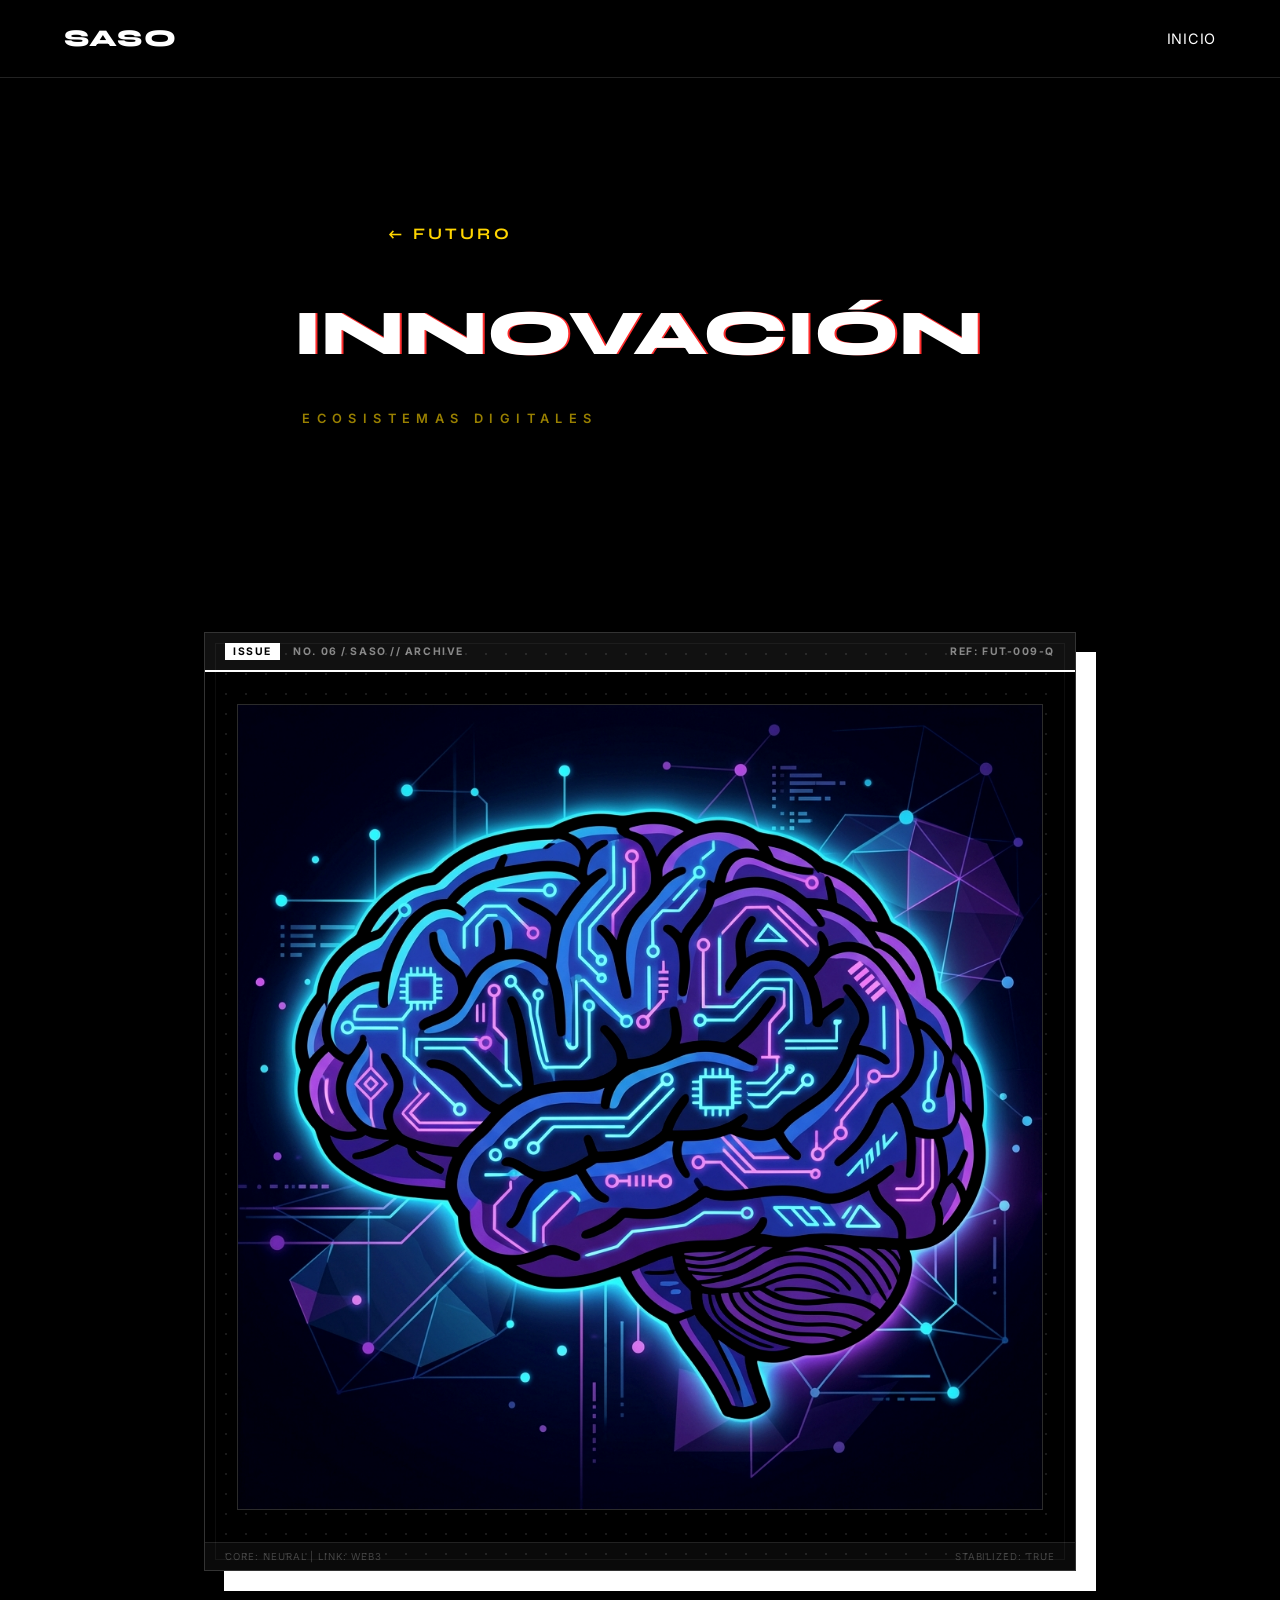
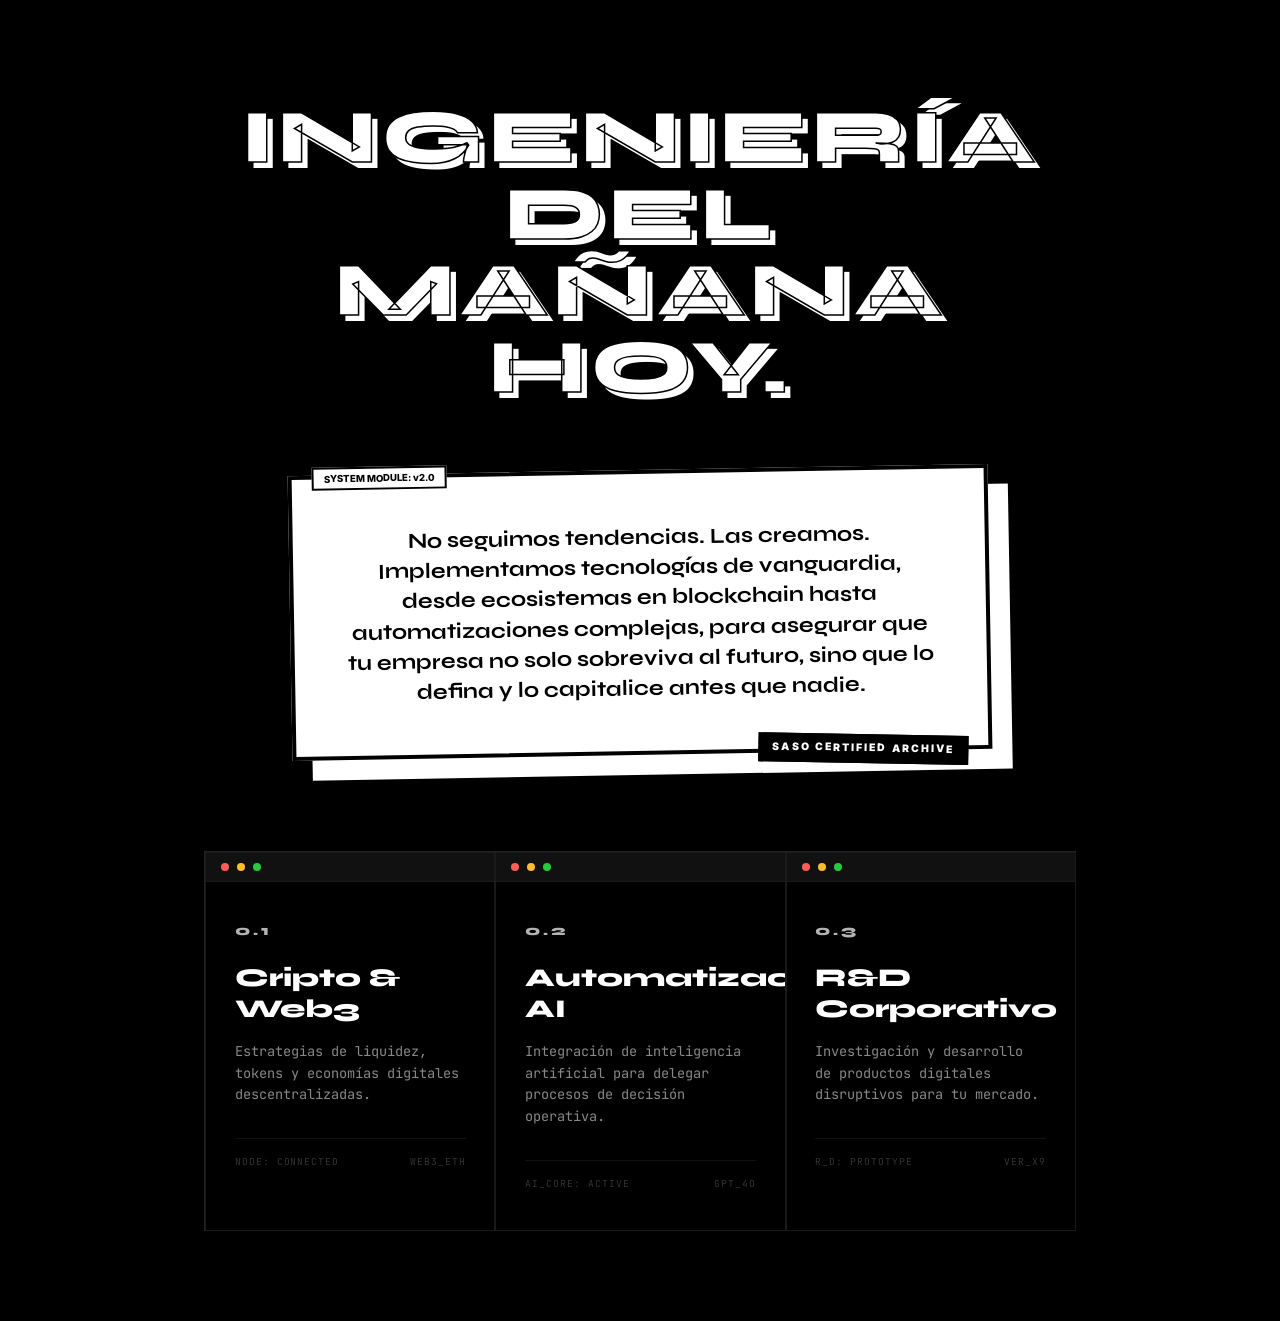
<file: innovacion.html>
<!DOCTYPE html>
<html lang="es">
<head>
    <meta charset="UTF-8">
    <meta name="viewport" content="width=device-width, initial-scale=1.0">
    <title>Innovación — SASO Engineering</title>
    <link href="https://fonts.googleapis.com/css2?family=Inter:wght@400;500;600&family=Syne:wght@600;700;800&family=JetBrains+Mono:wght@400;700&display=swap" rel="stylesheet">
    <link rel="stylesheet" href="assets/css/style.css">
    <style>
        :root { --accent: var(--white); } /* White for Innovation */
        .service-image-container { box-shadow: 20px 20px 0px var(--accent); }
        .highlight-accent { color: var(--accent); }
    </style>
</head>
<body class="dark-theme">
    <nav class="saso-nav scrolled">
        <div class="nav-container"><a href="index.html" class="nav-logo">SASO</a><div class="nav-links"><a href="index.html">Inicio</a></div></div>
    </nav>

    <div id="smooth-wrapper">
        <div id="smooth-content">
            <header class="service-hero">
                <div class="hero-content">
                    <a href="index.html#what-we-do" class="back-link">← Futuro</a>
                    <h1 class="glitch-text" data-text="Innovación">Innovación</h1>
                    <p class="hero-subtitle">ECOSISTEMAS DIGITALES</p>
                </div>
            </header>

            <section class="service-content">
                <div class="service-image-container glitch-hover">
                    <div class="frame-header">
                        <span><span class="tab">ISSUE</span> NO. 06 / SASO // ARCHIVE</span>
                        <span>REF: FUT-009-Q</span>
                    </div>
                    <div class="service-image-wrapper">
                        <img src="assets/images/service-06.png" alt="Future Engineering">
                    </div>
                    <div class="frame-footer">
                        <span>CORE: NEURAL | LINK: WEB3</span>
                        <span>STABILIZED: TRUE</span>
                    </div>
                </div>
                <h2 class="wwd-headline">Ingeniería del mañana hoy.</h2>

                <div class="wwd-core">
                    <p>No seguimos tendencias. Las creamos. Implementamos tecnologías de vanguardia, desde ecosistemas en blockchain hasta automatizaciones complejas, para asegurar que tu empresa no solo sobreviva al futuro, sino que lo defina y lo capitalice antes que nadie.</p>
                </div>

                <div class="wwd-grid">
                    <div class="wwd-block" style="opacity: 1;">
                        <div class="t-header"><span class="t-dot r"></span><span class="t-dot y"></span><span class="t-dot g"></span></div>
                        <div class="t-body">
                            <span class="wwd-num">0.1</span>
                            <h3 class="wwd-title">Cripto & Web3</h3>
                            <p class="wwd-desc">Estrategias de liquidez, tokens y economías digitales descentralizadas.</p>
                            <div class="t-visual"><span>NODE: CONNECTED</span><span>WEB3_ETH</span></div>
                        </div>
                    </div>
                    <div class="wwd-block" style="opacity: 1;">
                        <div class="t-header"><span class="t-dot r"></span><span class="t-dot y"></span><span class="t-dot g"></span></div>
                        <div class="t-body">
                            <span class="wwd-num">0.2</span>
                            <h3 class="wwd-title">Automatización AI</h3>
                            <p class="wwd-desc">Integración de inteligencia artificial para delegar procesos de decisión operativa.</p>
                            <div class="t-visual"><span>AI_CORE: ACTIVE</span><span>GPT_4o</span></div>
                        </div>
                    </div>
                    <div class="wwd-block" style="opacity: 1;">
                        <div class="t-header"><span class="t-dot r"></span><span class="t-dot y"></span><span class="t-dot g"></span></div>
                        <div class="t-body">
                            <span class="wwd-num">0.3</span>
                            <h3 class="wwd-title">R&D Corporativo</h3>
                            <p class="wwd-desc">Investigación y desarrollo de productos digitales disruptivos para tu mercado.</p>
                            <div class="t-visual"><span>R_D: PROTOTYPE</span><span>VER_X9</span></div>
                        </div>
                    </div>
                </div>
            </section>
        </div>
    </div>
</body>
</html>
</file>
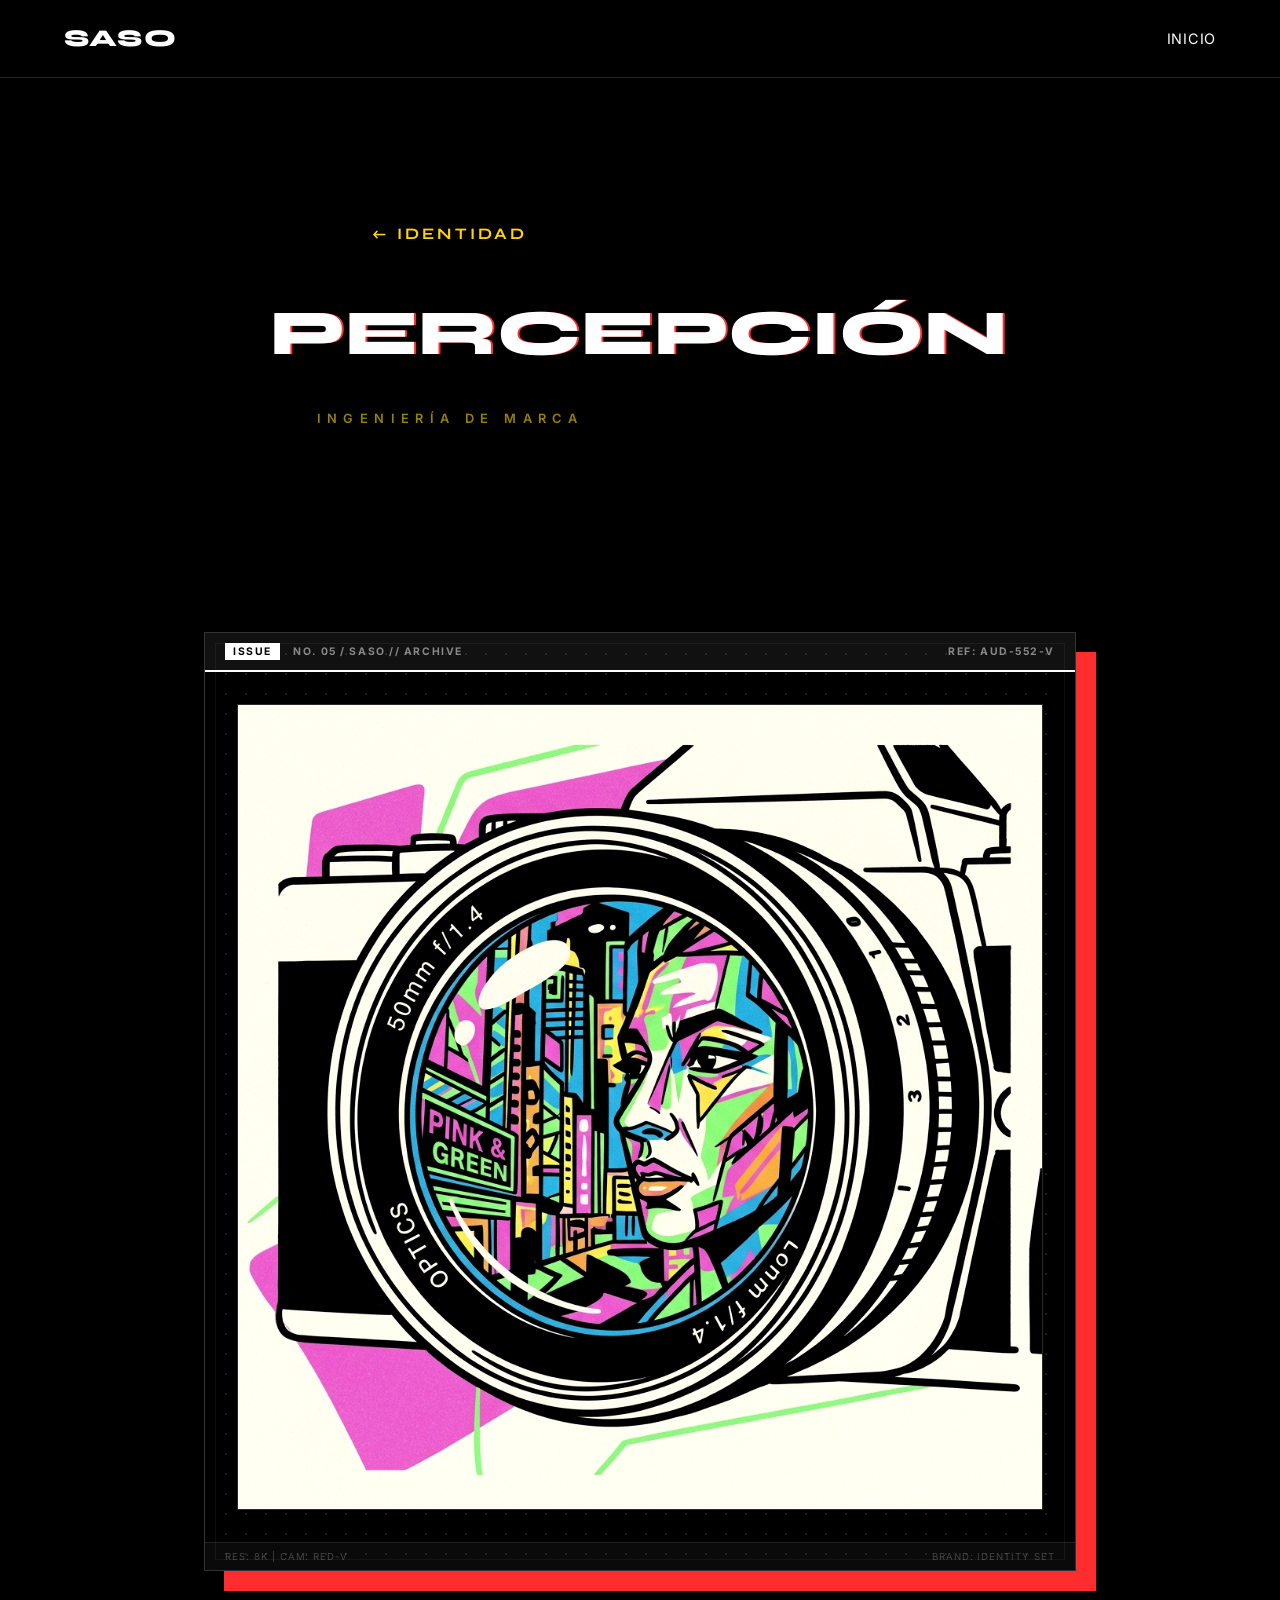
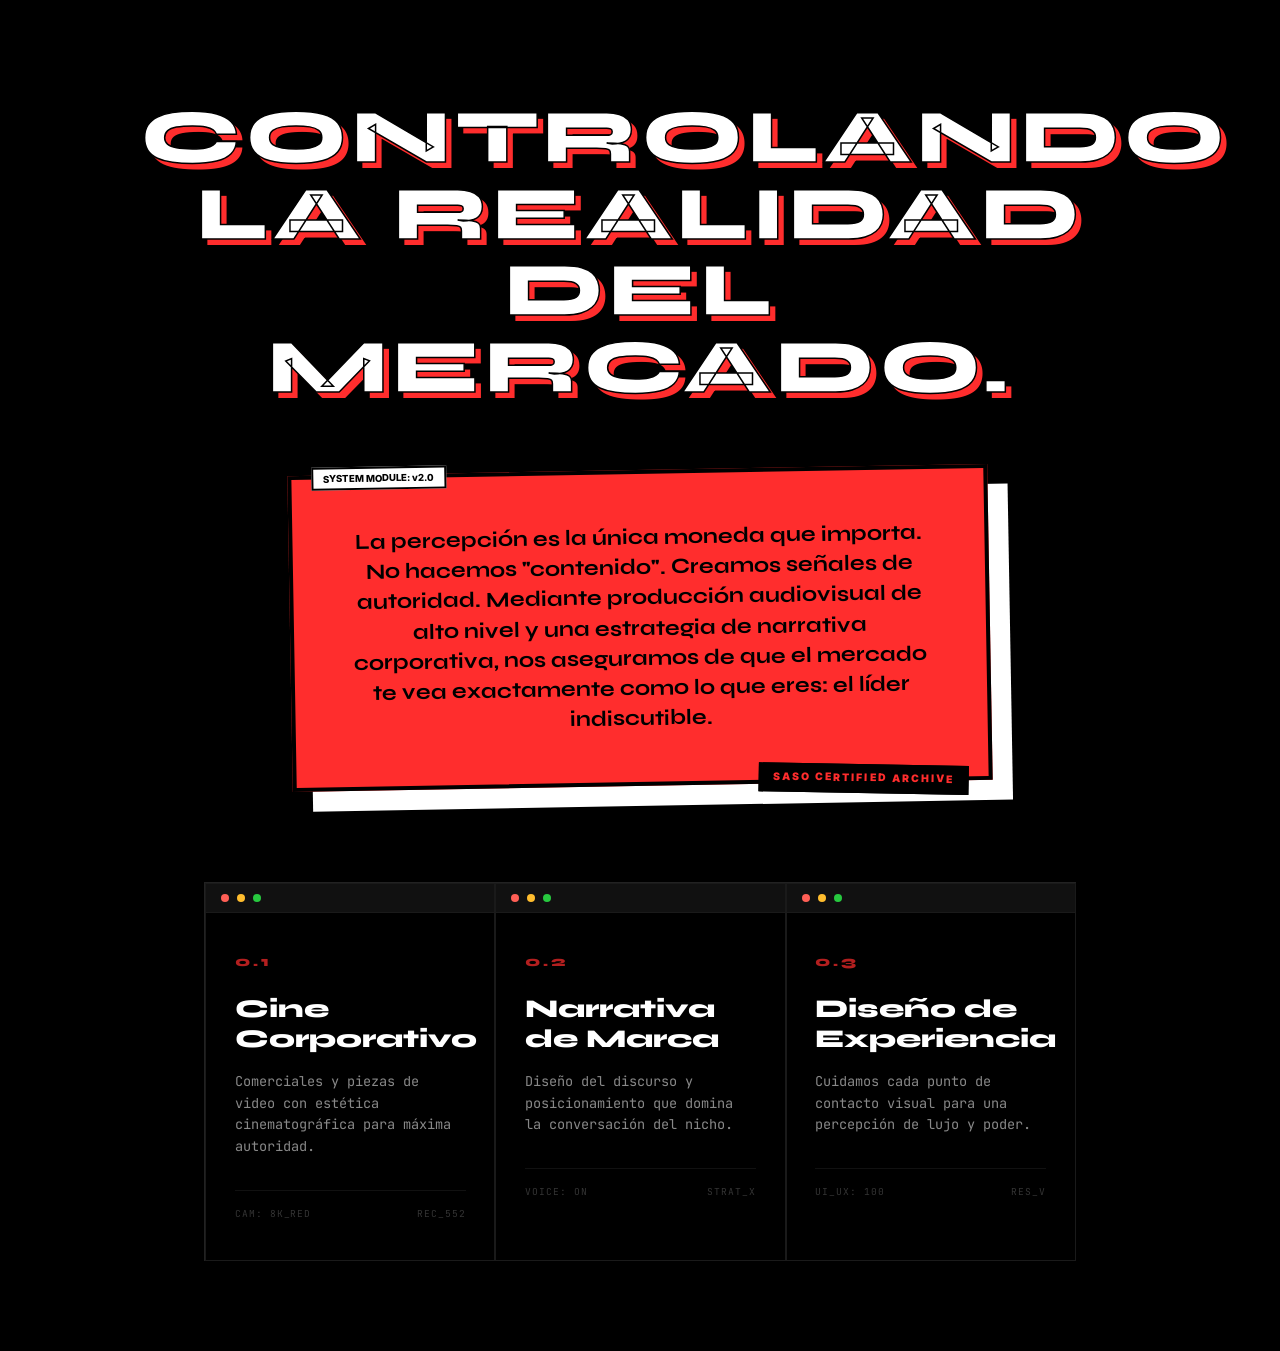
<file: produccion-percepcion.html>
<!DOCTYPE html>
<html lang="es">
<head>
    <meta charset="UTF-8">
    <meta name="viewport" content="width=device-width, initial-scale=1.0">
    <title>Producción & Percepción — SASO Engineering</title>
    <link href="https://fonts.googleapis.com/css2?family=Inter:wght@400;500;600&family=Syne:wght@600;700;800&family=JetBrains+Mono:wght@400;700&display=swap" rel="stylesheet">
    <link rel="stylesheet" href="assets/css/style.css">
    <style>
        :root { --accent: var(--red); } /* Red for Perception */
        .service-image-container { box-shadow: 20px 20px 0px var(--accent); }
        .highlight-accent { color: var(--accent); }
    </style>
</head>
<body class="dark-theme">
    <nav class="saso-nav scrolled">
        <div class="nav-container">            <a href="index.html" class="nav-logo">SASO</a><div class="nav-links"><a href="index.html">Inicio</a></div></div>
    </nav>

    <div id="smooth-wrapper">
        <div id="smooth-content">
            <header class="service-hero">
                <div class="hero-content">
                    <a href="index.html#what-we-do" class="back-link">← Identidad</a>
                    <h1 class="glitch-text" data-text="Percepción">Percepción</h1>
                    <p class="hero-subtitle">INGENIERÍA DE MARCA</p>
                </div>
            </header>

            <section class="service-content">
                <div class="service-image-container glitch-hover">
                    <div class="frame-header">
                        <span><span class="tab">ISSUE</span> NO. 05 / SASO // ARCHIVE</span>
                        <span>REF: AUD-552-V</span>
                    </div>
                    <div class="service-image-wrapper">
                        <img src="assets/images/service-05.png" alt="Aesthetic Engineering">
                    </div>
                    <div class="frame-footer">
                        <span>RES: 8K | CAM: RED-V</span>
                        <span>BRAND: IDENTITY SET</span>
                    </div>
                </div>
                <h2 class="wwd-headline">Controlando la realidad del mercado.</h2>

                <div class="wwd-core">
                    <p>La percepción es la única moneda que importa. No hacemos "contenido". Creamos señales de autoridad. Mediante producción audiovisual de alto nivel y una estrategia de narrativa corporativa, nos aseguramos de que el mercado te vea exactamente como lo que eres: el líder indiscutible.</p>
                </div>

                <div class="wwd-grid">
                    <div class="wwd-block" style="opacity: 1;">
                        <div class="t-header"><span class="t-dot r"></span><span class="t-dot y"></span><span class="t-dot g"></span></div>
                        <div class="t-body">
                            <span class="wwd-num">0.1</span>
                            <h3 class="wwd-title">Cine Corporativo</h3>
                            <p class="wwd-desc">Comerciales y piezas de video con estética cinematográfica para máxima autoridad.</p>
                            <div class="t-visual"><span>CAM: 8K_RED</span><span>REC_552</span></div>
                        </div>
                    </div>
                    <div class="wwd-block" style="opacity: 1;">
                        <div class="t-header"><span class="t-dot r"></span><span class="t-dot y"></span><span class="t-dot g"></span></div>
                        <div class="t-body">
                            <span class="wwd-num">0.2</span>
                            <h3 class="wwd-title">Narrativa de Marca</h3>
                            <p class="wwd-desc">Diseño del discurso y posicionamiento que domina la conversación del nicho.</p>
                            <div class="t-visual"><span>VOICE: ON</span><span>STRAT_X</span></div>
                        </div>
                    </div>
                    <div class="wwd-block" style="opacity: 1;">
                        <div class="t-header"><span class="t-dot r"></span><span class="t-dot y"></span><span class="t-dot g"></span></div>
                        <div class="t-body">
                            <span class="wwd-num">0.3</span>
                            <h3 class="wwd-title">Diseño de Experiencia</h3>
                            <p class="wwd-desc">Cuidamos cada punto de contacto visual para una percepción de lujo y poder.</p>
                            <div class="t-visual"><span>UI_UX: 100</span><span>RES_V</span></div>
                        </div>
                    </div>
                </div>
            </section>
        </div>
    </div>
</body>
</html>
</file>
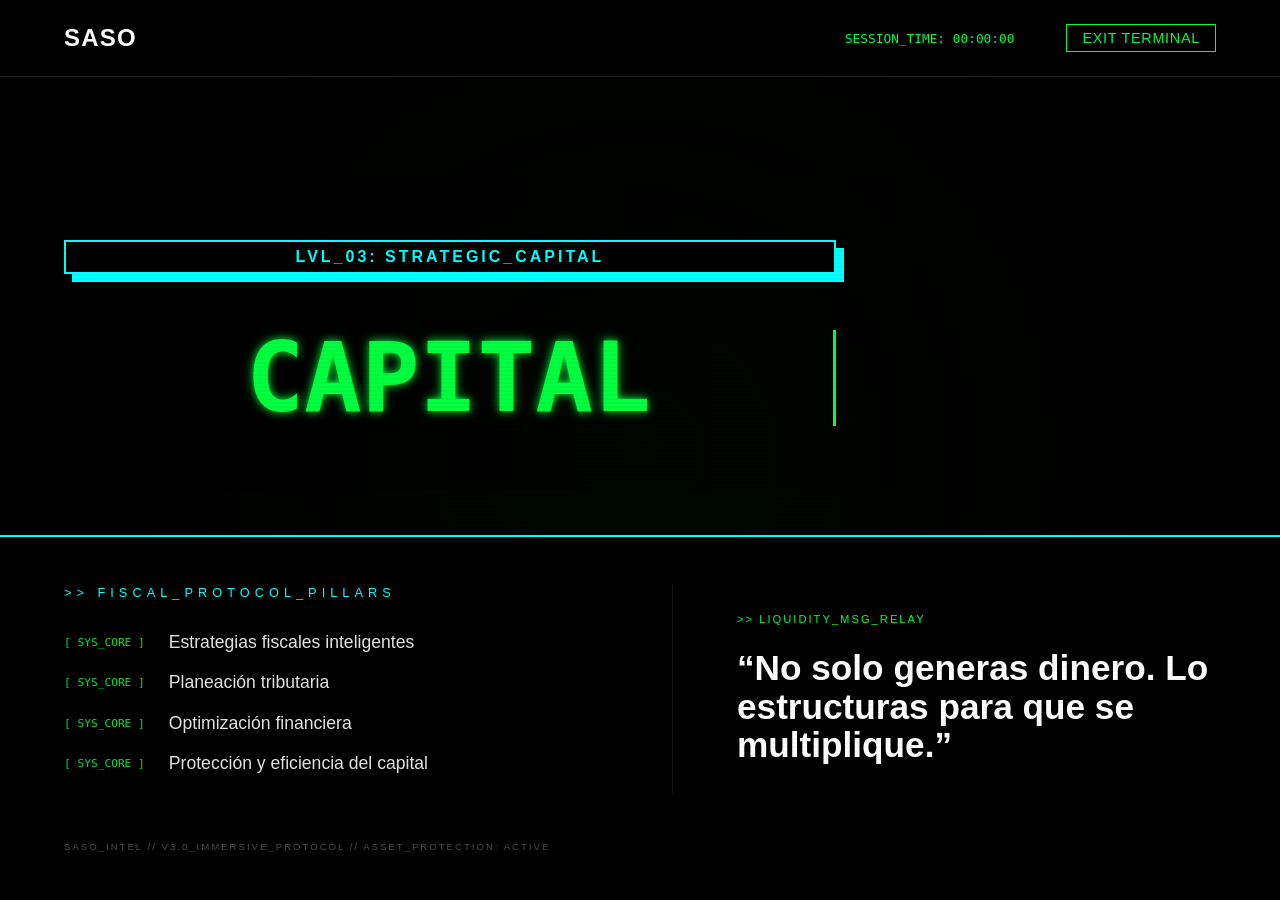
<file: sistema-capital.html>
<!DOCTYPE html>
<html lang="es">
<head>
    <meta charset="UTF-8">
    <meta name="viewport" content="width=device-width, initial-scale=1.0">
    <title>LVL_03: CAPITAL_STRUCTURE — SASO</title>
    <link rel="stylesheet" href="assets/css/style.css">
    <style>
        :root { --accent: #00FFFF; } /* Cyan for Capital */
    </style>
</head>
<body class="system-dashboard-body lvl-03">
    <!-- Immersive Fused Background -->
    <div class="fused-immersive-bg">
        <div class="concept-engine flow-engine">
            <div class="bar-container" style="opacity: 0.8; gap: 15px;">
                <div class="bar" style="animation-delay: 0.1s; background-color: var(--accent); box-shadow: 0 0 20px var(--accent);"></div>
                <div class="bar" style="animation-delay: 0.3s; background-color: var(--accent); box-shadow: 0 0 20px var(--accent);"></div>
                <div class="bar" style="animation-delay: 0.5s; background-color: var(--accent); box-shadow: 0 0 20px var(--accent);"></div>
                <div class="bar" style="animation-delay: 0.2s; background-color: var(--accent); box-shadow: 0 0 20px var(--accent);"></div>
                <div class="bar" style="animation-delay: 0.4s; background-color: var(--accent); box-shadow: 0 0 20px var(--accent);"></div>
                <div class="bar" style="animation-delay: 0.6s; background-color: var(--accent); box-shadow: 0 0 20px var(--accent);"></div>
            </div>
        </div>
    </div>

    <!-- Scanline Overlay -->
    <div class="terminal-scanlines"></div>

    <nav class="saso-nav scrolled">
        <div class="nav-container">
            <a href="index.html" class="nav-logo">SASO</a>
            <div class="nav-links">
                <span class="runtime-counter hacker-content-green" style="margin-right: 20px; font-size: 0.8rem;">SESSION_TIME: 00:00:00</span>
                <a href="index.html#system" class="hacker-content-green" style="text-decoration: none; border: 1px solid var(--hacker-green); padding: 5px 15px;">EXIT TERMINAL</a>
            </div>
        </div>
    </nav>

    <div id="smooth-wrapper">
        <div id="smooth-content">
            <header class="service-hero" style="padding-top: 15vh; padding-bottom: 5vh;">
                <div class="hero-content">
                    <div class="lvl-tag">LVL_03: STRATEGIC_CAPITAL</div>
                    <h1 class="hacker-terminal-title" data-scramble style="font-size: 6rem; line-height: 1;">CAPITAL</h1>
                </div>
            </header>

            <!-- Single Bottom Console -->
            <footer class="hacker-console-footer">
                <div class="console-grid">
                    <div class="console-left">
                        <div class="console-title">>> FISCAL_PROTOCOL_PILLARS</div>
                        <ul class="console-pillars">
                            <li>Estrategias fiscales inteligentes</li>
                            <li>Planeación tributaria</li>
                            <li>Optimización financiera</li>
                            <li>Protección y eficiencia del capital</li>
                        </ul>
                    </div>
                    <div class="console-message">
                        <div class="label">>> LIQUIDITY_MSG_RELAY</div>
                        <div class="text" data-scramble>“No solo generas dinero. Lo estructuras para que se multiplique.”</div>
                    </div>
                </div>
                <div style="margin-top: 3rem; opacity: 0.3; font-size: 0.6rem; letter-spacing: 2px;">
                    SASO_INTEL // V3.0_IMMERSIVE_PROTOCOL // ASSET_PROTECTION: ACTIVE
                </div>
            </footer>
        </div>
    </div>

    <script src="https://cdn.jsdelivr.net/npm/gsap@3.12.5/dist/gsap.min.js"></script>
    <script src="assets/js/main.js"></script>
</body>
</html>
</file>
<file: assets/css/style.css>
/* 
SASO — Enterprise Engineering 
Global Theme: Awwwards-level, Pop Art + Corporate Power, Controlled Chaos. 
*/

:root {
    /* Color Palette */
    --black: #000000;
    --dark-bg: #050505;
    --white: #FFFFFF;
    --neon-green: #39FF14;
    --red: #FF2D2D;
    --yellow: #FFD500;
    --blue: #00C2FF;
    --pink: #FF00E5;
    /* Typography */
    --font-heading: 'Syne', sans-serif;
    --font-body: 'Inter', sans-serif;
    --font-mono: 'JetBrains Mono', monospace;
}

/* Global Resets */
* {
    margin: 0;
    padding: 0;
    box-sizing: border-box;
}

html, body {
    font-family: var(--font-body);
    background-color: var(--black);
    color: var(--white);
    overflow-x: hidden;
    width: 100%;
    -webkit-font-smoothing: antialiased;
}

.content-container {
    padding: 10vh 5vw;
    width: 100%;
}

img {
    width: 100%;
    height: auto;
    display: block;
}

.hero-img-wrapper img {
    width: 100%;
    height: 100%;
    object-fit: contain;
    object-position: center;
}

/* .process-bg uses background-image — no img tag in DOM */

/* .results-bg removed — section now uses .results-split foreground structure */

/* Typography Scale */
h1 {
    font-family: var(--font-heading);
    font-size: clamp(3rem, 8vw, 8rem);
    font-weight: 800;
    line-height: 0.9;
    text-transform: uppercase;
}

h2 {
    font-family: var(--font-heading);
    font-size: clamp(2rem, 5vw, 5rem);
    font-weight: 700;
    line-height: 1.1;
    letter-spacing: -0.03em;
}

h3 {
    font-family: var(--font-heading);
    font-size: clamp(1.5rem, 3vw, 3rem);
    font-weight: 600;
}

p {
    font-size: 1.125rem;
    line-height: 1.6;
    opacity: 0.8;
}

.highlight-neon { color: var(--neon-green); }
.highlight-red { color: var(--red); }
.highlight-yellow { color: var(--yellow); }
.highlight-blue { color: var(--blue); }
.highlight-pink { color: var(--pink); }

.mt-large { margin-top: 2rem; }

/* 1. HERO SECTION */
.hero-section {
    position: relative;
    height: 100vh;
    width: 100vw;
    display: flex;
    align-items: center;
    justify-content: center;
    overflow: hidden;
    background: #000;
}

.hero-bg {
    position: absolute;
    top: 0;
    left: 0;
    width: 100%;
    height: 100%;
    z-index: 0;
}

.hero-img-wrapper {
    width: 100%;
    height: 100%;
}

/* Duplicate .hero-img-wrapper img block removed per architecture rules */

.noise-overlay {
    position: absolute;
    top: 0; left: 0; width: 100%; height: 100%;
    background: url('data:image/svg+xml;utf8,%3Csvg viewBox=%220 0 200 200%22 xmlns=%22http://www.w3.org/2000/svg%22%3E%3Cfilter id=%22noiseFilter%22%3E%3CfeTurbulence type=%22fractalNoise%22 baseFrequency=%220.85%22 numOctaves=%223%22 stitchTiles=%22stitch%22/%3E%3C/filter%3E%3Crect width=%22100%25%22 height=%22100%25%22 filter=%22url(%23noiseFilter)%22 opacity=%220.08%22/%3E%3C/svg%3E');
    pointer-events: none;
    z-index: 1;
    mix-blend-mode: overlay;
}

.hero-content {
    position: relative;
    z-index: 2;
    max-width: 900px;
    display: flex;
    flex-direction: column;
    gap: 1.5rem;
    background: linear-gradient(to right, rgba(0,0,0,0.85), rgba(0,0,0,0.4), transparent);
    padding: 4rem;
}

.hero-subtitle {
    font-family: var(--font-body);
    font-weight: 600;
    letter-spacing: 0.1em;
    color: var(--yellow);
    font-size: 1.2rem;
    opacity: 0.8;
}

.hero-title {
    position: relative;
    text-shadow: 2px 2px 0px var(--red), -2px -2px 0px var(--neon-green);
    font-size: clamp(3rem, 7vw, 7rem);
    line-height: 0.95;
}

.hero-branding {
    font-family: var(--font-body);
    font-size: 0.875rem;
    letter-spacing: 0.05em;
    border-left: 2px solid var(--white);
    padding-left: 1rem;
    margin-top: 1rem;
}

/* 2.5 WHAT WE DO SECTION */
.wwd-section {
    background: var(--black);
    border-top: 1px solid #1a1a1a;
    position: relative;
    padding-bottom: 0;
}

.wwd-power-intro {
    display: grid;
    grid-template-columns: 1.2fr 1fr;
    gap: 4vw;
    margin-bottom: 6rem;
    position: relative;
    align-items: flex-start;
}

.wwd-header-left {
    position: relative;
}

.wwd-bg-text {
    position: absolute;
    top: -4vw;
    left: -2vw;
    font-family: var(--font-heading);
    font-size: 15vw;
    font-weight: 900;
    color: transparent;
    -webkit-text-stroke: 1px rgba(255,255,255,0.04);
    white-space: nowrap;
    z-index: 0;
    pointer-events: none;
    text-transform: uppercase;
}

.wwd-headline {
    position: relative;
    z-index: 1;
    font-size: clamp(3rem, 7vw, 7rem);
    line-height: 0.9;
    letter-spacing: -0.05em;
    margin-bottom: 2rem;
    color: var(--white);
    -webkit-text-stroke: 1px var(--black);
    text-shadow: 6px 6px 0px var(--pink);
}

.wwd-status-tags {
    display: flex;
    gap: 1.5rem;
    margin-top: 2rem;
    font-family: var(--font-body);
}

.tag-label {
    font-size: 0.75rem;
    letter-spacing: 0.1em;
    font-weight: 700;
    color: var(--neon-green);
    background: rgba(57, 255, 20, 0.05);
    padding: 4px 12px;
    border: 1px solid rgba(57, 255, 20, 0.2);
}

.wwd-header-right {
    padding-top: 2rem;
    border-left: 1px solid #1a1a1a;
    padding-left: 4vw;
}

.power-manifesto {
    max-width: 500px;
}

.manifesto-title {
    font-size: 1.5rem;
    font-weight: 800;
    margin-bottom: 1.5rem;
    letter-spacing: 0.05em;
    line-height: 1.2;
}

.manifesto-lead {
    font-size: 1.25rem;
    font-weight: 700;
    line-height: 1.4;
    color: var(--white);
    margin-bottom: 1.5rem;
    opacity: 1;
}

.manifesto-detail {
    font-size: 1.05rem;
    line-height: 1.6;
    color: #bbb;
    opacity: 1;
    text-align: justify;
}

@media (max-width: 1024px) {
    .wwd-power-intro { grid-template-columns: 1fr; gap: 4rem; }
    .wwd-header-right { border-left: none; padding-left: 0; border-top: 1px solid #1a1a1a; padding-top: 3rem; }
}

.wwd-grid {
    display: grid;
    grid-template-columns: repeat(3, 1fr);
    gap: 0;
    border-top: 1px solid #222;
    border-left: 1px solid #222;
}

.wwd-block {
    text-decoration: none;
    color: inherit;
    display: block;
    background: #000;
    border: 1px solid #1a1a1a;
    padding: 0;
    transition: all 0.3s cubic-bezier(0.25, 1, 0.5, 1);
    opacity: 0; /* animated by GSAP */
    position: relative;
    overflow: hidden;
    height: 100%;
}

.wwd-block:hover {
    z-index: 10;
    background: #000 !important;
    border-color: var(--accent);
}

.t-header {
    background: #111;
    padding: 10px 15px;
    display: flex;
    align-items: center;
    gap: 8px;
    border-bottom: 1px solid #1a1a1a;
    transition: all 0.3s;
}

.wwd-block:hover .t-header {
    background: var(--accent);
    border-color: var(--accent);
}

.t-dot {
    width: 8px;
    height: 8px;
    border-radius: 50%;
}

.t-dot.r { background: #ff5f56; }
.t-dot.y { background: #ffbd2e; }
.t-dot.g { background: #27c93f; }

.wwd-block:hover .t-dot {
    background: rgba(0,0,0,0.4) !important;
}

.t-body {
    padding: 2.5rem 1.8rem;
    position: relative;
}

.t-image {
    width: 100%;
    height: 120px;
    margin-bottom: 1.5rem;
    overflow: hidden;
    position: relative;
    border: 1px solid #222;
    background: #050505;
}

.t-image img {
    width: 100%;
    height: 100%;
    object-fit: cover;
    filter: grayscale(1) contrast(1.2);
    transition: all 0.5s ease;
    opacity: 0.7;
}

.wwd-block:hover .t-image img {
    filter: grayscale(0) brightness(1.2);
    opacity: 1;
}

.wwd-block .wwd-title {
    font-family: var(--font-heading);
    color: var(--white);
    margin: 1rem 0;
    transition: color 0.3s;
}

.wwd-block:hover .wwd-title {
    color: var(--accent) !important;
}

.wwd-block .wwd-desc {
    font-family: var(--font-mono);
    font-size: 0.85rem;
    line-height: 1.6;
    color: #888;
    transition: color 0.3s;
}

.wwd-block:hover .wwd-desc {
    color: var(--white) !important;
}

.t-visual {
    margin-top: 2rem;
    padding-top: 1rem;
    border-top: 1px solid #111;
    font-family: var(--font-mono);
    font-size: 0.6rem;
    color: #333;
    display: flex;
    justify-content: space-between;
    text-transform: uppercase;
    letter-spacing: 0.1em;
    transition: color 0.3s;
}

.wwd-block:hover .t-visual {
    color: var(--accent) !important;
}

.wwd-num {
    display: block;
    font-family: var(--font-heading);
    font-size: 0.9rem;
    font-weight: 800;
    letter-spacing: 0.2em;
    color: var(--accent);
    margin-bottom: 1.5rem;
    transition: color 0.3s;
}

.wwd-block:hover .wwd-num {
    color: var(--accent) !important;
}

.wwd-title {
    font-size: clamp(1.2rem, 2vw, 1.6rem);
    font-weight: 800;
    margin-bottom: 1rem;
    line-height: 1.2;
    color: var(--white);
    transition: all 0.3s ease;
}

/* Individual Card Themes — Terminal Accents */
#wwd-01 { --accent: var(--yellow); }
#wwd-02 { --accent: var(--pink); }
#wwd-03 { --accent: var(--blue); }
#wwd-04 { --accent: var(--neon-green); }
#wwd-05 { --accent: var(--red); }
#wwd-06 { --accent: var(--white); }

.wwd-desc {
    font-size: 1rem;
    line-height: 1.6;
    opacity: 1; /* Removed transparency */
    font-family: var(--font-body);
    color: #eee;
}

@media (max-width: 768px) {
    .wwd-grid { grid-template-columns: 1fr; }
}

/* 2. MANIFESTO — POP ART MINIMAL */
.manifesto-section {
    background-color: var(--black);
    display: flex;
    flex-direction: column;
    align-items: stretch;
    justify-content: center;
    padding: 0;
    min-height: auto;
    overflow: hidden;
}

.manifesto-strip {
    width: 100%;
    padding: 3.5rem 8vw;
    display: flex;
    align-items: center;
}

.manifesto-strip.yellow {
    background: var(--yellow);
    justify-content: flex-start;
}

.manifesto-strip.white {
    background: var(--white);
    justify-content: flex-end;
}

.manifesto-strip.red {
    background: var(--red);
    justify-content: flex-start;
}

.manifesto-strip.black {
    background: var(--black);
    justify-content: flex-end;
    border-top: 3px solid #222;
    border-bottom: 3px solid #222;
}

.manifesto-strip h2 {
    font-family: var(--font-heading);
    font-size: clamp(1.8rem, 4.5vw, 4.5rem);
    font-weight: 800;
    line-height: 1;
    letter-spacing: -0.04em;
    text-transform: uppercase;
    color: var(--black);
    max-width: 900px;
    opacity: 1;
}

.manifesto-strip.black h2 {
    color: var(--white);
}

.manifesto-strip h2 .pop-accent {
    font-style: italic;
    color: inherit;
}

/* 3. SYSTEM SECTION */
.system-section {
    position: relative;
    min-height: 100vh;
    background: var(--dark-bg);
}

.system-grid {
    display: grid;
    grid-template-columns: 1fr 1fr;
    align-items: center;
    min-height: 100vh;
    gap: 0;
}

/* Left editorial panel */
.system-left {
    padding: 6vw;
    display: flex;
    flex-direction: column;
    justify-content: center;
    gap: 1.5rem;
    border-right: 1px solid #1a1a1a;
}

.system-label {
    font-family: var(--font-heading);
    font-size: 0.8rem;
    font-weight: 700;
    letter-spacing: 0.2em;
    color: transparent;
    -webkit-text-stroke: 1px #444;
}

.system-headline {
    font-size: clamp(2rem, 4vw, 4rem);
    line-height: 1;
    letter-spacing: -0.04em;
}

.system-desc {
    font-size: 0.95rem;
    opacity: 0.5;
    max-width: 340px;
    line-height: 1.6;
}

.system-legend {
    list-style: none;
    display: flex;
    flex-direction: column;
    gap: 0;
    border-top: 1px solid #1a1a1a;
    margin-top: 1rem;
}

.legend-item {
    display: flex;
    align-items: center;
    gap: 0.75rem;
    padding: 0.75rem 0;
    border-bottom: 1px solid #1a1a1a;
    font-family: var(--font-body);
    font-size: 0.9rem;
    font-weight: 600;
    letter-spacing: 0.05em;
    text-transform: uppercase;
    color: #888;
    cursor: pointer;
    transition: color 0.2s, padding-left 0.2s;
}

.legend-item:hover {
    color: var(--white);
    padding-left: 0.5rem;
}

.legend-dot {
    width: 8px;
    height: 8px;
    border-radius: 50%;
    flex-shrink: 0;
}

.dot-default { background: var(--white); }
.dot-red { background: var(--red); box-shadow: 0 0 6px var(--red); }

/* Right: image container */
.system-visual {
    position: relative;
    width: 100%;
    aspect-ratio: 1 / 1;
    max-height: 100vh;
    overflow: hidden;
}

.system-visual img {
    filter: brightness(0.7) sepia(0.15) hue-rotate(-50deg);
    width: 100%;
    height: 100%;
    display: block;
    object-fit: contain;
}

@media (max-width: 768px) {
    .system-grid { grid-template-columns: 1fr; }
    .system-left { border-right: none; border-bottom: 1px solid #1a1a1a; padding: 8vw; }
    .system-visual { max-height: 60vw; }
}


.network-overlay {
    position: absolute;
    top: 0; left: 0; width: 100%; height: 100%;
}

.node {
    position: absolute;
    width: 20px; height: 20px;
    background-color: var(--white);
    border-radius: 50%;
    cursor: pointer;
    transition: all 0.3s cubic-bezier(0.25, 1, 0.5, 1);
    box-shadow: 0 0 10px rgba(255,255,255,0.2);
    animation: pulseNode 2s infinite alternate;
}

@keyframes pulseNode {
    0% { transform: scale(1); }
    100% { transform: scale(1.3); box-shadow: 0 0 15px var(--neon-green); }
}

.node::after {
    content: attr(data-label);
    position: absolute;
    top: -30px;
    left: 50%;
    transform: translateX(-50%);
    font-family: var(--font-body);
    font-size: 0.8rem;
    font-weight: 600;
    color: var(--white);
    opacity: 0;
    transition: opacity 0.3s;
    pointer-events: none;
    white-space: nowrap;
    text-shadow: 1px 1px 3px var(--black);
}

.node:hover {
    background-color: var(--neon-green);
    box-shadow: 0 0 30px var(--neon-green);
    transform: scale(2) !important;
}

.node:hover::after {
    opacity: 1;
    color: var(--neon-green);
}

/* Hardcoded node positions for visual network */
.node-1 { top: 20%; left: 20%; }
.node-2 { top: 30%; left: 80%; }
.node-3 { top: 80%; left: 30%; }
.node-4 { top: 70%; left: 70%; }
.node-5 { top: 50%; left: 50%; background: var(--red); box-shadow: 0 0 15px var(--red); width: 30px; height: 30px; margin-top:-5px; margin-left:-5px; }
.node-6 { top: 80%; left: 80%; }

.network-lines {
    width: 100%; height: 100%;
    position: absolute;
    top: 0; left: 0;
    pointer-events: none;
    opacity: 0.3;
}
.network-lines line {
    stroke: var(--white);
    stroke-width: 0.5;
    stroke-dasharray: 10;
    animation: dashLine 4s linear infinite;
}

@keyframes dashLine {
    to { stroke-dashoffset: 100; }
}

/* 4. PROCESS / HORIZONTAL SCROLL */
.process-section {
    position: relative;
    height: 100vh;
    overflow: hidden;
    background: var(--black);
}

.process-bg {
    position: absolute;
    top: 0; left: 0; width: 250vw; height: 100vh;
    z-index: 0;
    opacity: 0.75;
    background-image: url('../images/saso_process_art_v3.png');
    background-size: auto 100%;
    background-repeat: repeat-x;
    background-position: left center;
}

.horizontal-scroll-container {
    position: absolute;
    top: 0; left: 0; width: 100%; height: 100%;
    z-index: 1;
    display: flex;
    align-items: center;
}

.horizontal-track {
    display: flex;
    width: 400vw; /* 4 items */
    height: 100%;
    align-items: center;
}

.step-card {
    width: auto;
    min-width: 100vw;
    padding: 0 10vw;
    display: flex;
    flex-direction: column;
    justify-content: center;
}

.step-num {
    font-family: var(--font-heading);
    font-size: 5rem;
    color: var(--yellow);
    opacity: 1;
}

.step-title {
    font-size: clamp(2rem, 6vw, 6rem);
    text-transform: uppercase;
    color: var(--white);
    margin-top: -1rem;
    white-space: normal;
    word-break: break-word;
}

/* 5. RESULTS (POWER ENGINE REDESIGN) */
.results-section.power-engine {
    position: relative;
    width: 100vw;
    height: 100vh;
    background: #000;
    overflow: hidden;
    display: flex;
    align-items: center;
    justify-content: center;
    z-index: 1;
}

.engine-container {
    position: relative;
    width: 100%;
    height: 100%;
    display: flex;
    align-items: center;
    justify-content: center;
}

.engine-visual {
    position: absolute;
    top: 50%; left: 50%;
    width: 200%; height: 200%;
    transform: translate(-50%, -50%);
    z-index: 0;
    pointer-events: none;
}

.expand-layer {
    position: absolute;
    top: 50%; left: 50%;
    transform: translate(-50%, -50%);
    border-radius: 50%;
    border: 1px solid rgba(255,255,255,0.05);
    animation: radialPower 10s infinite cubic-bezier(0.1, 0, 0.4, 1);
}

.pulse-1 { animation-delay: 0s; width: 0; height: 0; }
.pulse-2 { animation-delay: 3.3s; width: 0; height: 0; }
.pulse-3 { animation-delay: 6.6s; width: 0; height: 0; }

@keyframes radialPower {
    0% { width: 0; height: 0; opacity: 0; border-color: var(--neon-green); transform: translate(-50%, -50%) scale(1); }
    10% { opacity: 0.8; }
    90% { opacity: 0.6; }
    100% { width: 120vw; height: 120vw; opacity: 0; border-color: var(--yellow); transform: translate(-50%, -50%) scale(1.5); }
}

.vector-field {
    position: absolute;
    width: 100%; height: 100%;
}

.vector-field svg {
    width: 100%; height: 100%;
    opacity: 0.6;
}

.v-line {
    stroke: var(--white);
    stroke-width: 0.5;
    stroke-dasharray: 2 10;
    animation: lineFlow 10s infinite linear;
}

@keyframes lineFlow {
    from { stroke-dashoffset: 200; }
    to { stroke-dashoffset: 0; }
}

.engine-content {
    position: relative;
    z-index: 10;
    text-align: center;
    display: flex;
    flex-direction: column;
    gap: 4rem;
}

.manifesto-group {
    display: flex;
    flex-direction: column;
    align-items: center;
}

.m-line {
    font-family: var(--font-body);
    font-size: clamp(1rem, 1.5vw, 1.4rem);
    letter-spacing: 0.2em;
    text-transform: uppercase;
    color: var(--white);
    opacity: 1;
    margin-bottom: 0.5rem;
}

.m-action {
    font-family: var(--font-heading);
    font-size: clamp(2.5rem, 6vw, 4.5rem);
    font-weight: 900;
    line-height: 1;
    margin: 0;
    text-transform: uppercase;
    filter: drop-shadow(0 0 40px rgba(0,0,0,0.9));
}

.engine-metadata {
    position: absolute;
    bottom: 5vh;
    left: 5vw;
    right: 5vw;
    display: flex;
    justify-content: space-between;
    font-family: var(--font-body);
    font-size: 0.7rem;
    letter-spacing: 0.3em;
    color: #444;
}

@media (max-width: 768px) {
    .m-action { font-size: clamp(1.8rem, 10vw, 3rem); }
    .m-line { font-size: 0.75rem; letter-spacing: 0.1em; white-space: normal; padding: 0 1rem; }
    .engine-content { gap: 2.5rem; }
}

}

/* 6. CHAOS ENERGY */
.chaos-section {
    height: 100vh;
    background-color: var(--black);
    display: flex;
    align-items: center;
    justify-content: center;
    position: relative;
}

.chaos-grid-overlay {
    position: absolute;
    top: 0; left: 0; width: 100%; height: 100%;
    background-image: linear-gradient(rgba(255,255,255,0.05) 1px, transparent 1px),
    linear-gradient(90deg, rgba(255,255,255,0.05) 1px, transparent 1px);
    background-size: 5% 5%;
    z-index: 0;
}

.chaos-wrapper {
    position: relative;
    width: 100vw;
    height: 100vh;
}

.chaos-img {
    width: 100%;
    height: 100%;
    max-width: none;
    object-fit: cover;
    object-position: center;
    position: absolute;
    top: 0;
    left: 0;
    mix-blend-mode: exclusion;
    opacity: 0; /* animated */
}

.chaos-flash {
    position: absolute; top:0; left:0; width:100%; height:100%;
    background: var(--red);
    opacity: 0;
    pointer-events: none;
}

/* 6. PERCEPTION DOMINANCE (POWER SYSTEM) */
.perception-section {
    position: relative;
    height: 100vh;
    width: 100vw;
    background: var(--black);
    overflow: hidden;
    display: flex;
    align-items: center;
    justify-content: center;
}

.power-svg-container {
    position: absolute;
    top: 0; left: 0; width: 100%; height: 100%;
    z-index: 1;
}

#power-system-svg {
    width: 100%;
    height: 100%;
}

.power-core {
    fill: var(--white);
    opacity: 0.9;
}

.power-line {
    fill: none;
    stroke: var(--white);
    stroke-width: 0.8;
    opacity: 0.3;
}

.power-node {
    fill: var(--white);
    opacity: 0.8;
}

.power-content {
    position: relative;
    z-index: 2;
    text-align: center;
    pointer-events: none;
    width: 90%;
}

.power-title {
    font-size: clamp(2.5rem, 6vw, 4.5rem);
    font-weight: 900;
    letter-spacing: -0.05em;
    color: var(--white);
    margin: 0;
    text-transform: uppercase;
}
.perception-section .power-title.glitch-text {
    text-shadow: 3px 3px 0px var(--red), -3px -3px 0px var(--neon-green);
}

/* 7. VISUAL IDENTITY (EDITORIAL) */
.editorial-section {
    background: var(--dark-bg);
    min-height: 100vh;
    padding: 15vh 0;
    position: relative;
    display: flex;
    align-items: center;
    justify-content: center;
    overflow: hidden;
}

.editorial-metadata {
    position: absolute;
    top: 5svw;
    left: 10vw;
    right: 10vw;
    display: flex;
    justify-content: space-between;
    font-family: var(--font-body);
    font-size: clamp(0.6rem, 1vw, 0.8rem);
    letter-spacing: 0.2rem;
    color: #444;
    text-transform: uppercase;
    z-index: 5;
    border-bottom: 1px solid #1a1a1a;
    padding-bottom: 0.5rem;
}

.editorial-metadata .tab {
    background: var(--white);
    color: var(--black);
    padding: 2px 8px;
    margin-right: 5px;
}

.editorial-bg-words {
    position: absolute;
    top: 50%; left: 50%;
    transform: translate(-50%, -50%);
    width: 100%;
    height: 100%;
    z-index: 0;
    pointer-events: none;
    display: flex;
    flex-direction: column;
    justify-content: space-between;
    overflow: hidden;
}

.bg-word {
    font-family: var(--font-heading);
    font-size: 20vw;
    font-weight: 800;
    line-height: 0.8;
    color: var(--white);
    opacity: 0.05;
    white-space: nowrap;
}

.w-1 { transform: translateX(-10%); }
.w-2 { transform: translateX(20%); }
.w-3 { transform: translateX(-5%); }

.collage-container {
    position: relative;
    width: 100%;
    max-width: 1200px;
    height: 75vh;
}

.collage-item {
    position: absolute;
}

.item-1 {
    width: 35%;
    top: 15%;
    left: 8%;
    z-index: 2;
    box-shadow: 15px 15px 0px var(--neon-green);
    transform: rotate(-3deg);
}

.item-2 {
    width: 30%;
    bottom: 10%;
    right: 12%;
    z-index: 1;
    transform: rotate(3deg);
}

.item-1 img,
.item-2 img {
    width: 100%;
    height: auto;
    object-fit: contain;
}

.collage-text {
    display: none;
}

.terminal-window {
    max-width: 480px;
    margin: 0 auto;
    background: #000;
    border: 1px solid #1a1a1a;
    border-radius: 4px;
    overflow: hidden;
    text-align: left;
    box-shadow: 0 40px 100px rgba(0,0,0,0.8);
    font-family: 'JetBrains Mono', 'Fira Code', monospace;
    mix-blend-mode: normal;
    z-index: 100;
    position: relative;
}

.terminal-title {
    font-size: clamp(1.4rem, 4vw, 1.8rem);
    font-weight: 800;
    color: var(--white);
    margin-bottom: 1.5rem;
    letter-spacing: 0.1em;
    text-transform: uppercase;
    border-bottom: 1px solid #222;
    padding-bottom: 1rem;
}

.window-header {
    background: #1a1a1a;
    padding: 10px 15px;
    display: flex;
    align-items: center;
    gap: 8px;
    border-bottom: 1px solid #222;
}

.win-dot {
    width: 10px;
    height: 10px;
    border-radius: 50%;
}

.dot-red { background: #ff5f56; }
.dot-yellow { background: #ffbd2e; }
.dot-green { background: #27c93f; }

.window-title {
    margin-left: auto;
    font-size: 0.65rem;
    color: #555;
    letter-spacing: 0.1em;
    text-transform: uppercase;
}

.window-body {
    padding: 1.8rem;
}

.window-body p {
    font-size: 1rem;
    line-height: 1.6;
    color: var(--neon-green);
    margin-bottom: 1.5rem;
    position: relative;
    text-shadow: 0 0 5px rgba(57, 255, 20, 0.3);
}

.window-body p::before {
    content: "> ";
    color: var(--neon-green);
    font-weight: bold;
}

.status-tag {
    display: inline-block;
    font-size: 0.6rem;
    letter-spacing: 0.2em;
    color: var(--neon-green);
    border: 1px solid var(--neon-green);
    padding: 2px 8px;
    text-transform: uppercase;
    font-weight: 700;
}

.terminal-footer {
    display: flex;
    justify-content: space-between;
    align-items: center;
    margin-top: 1.5rem;
    padding-top: 1rem;
    border-top: 1px solid #111;
}

.compiler-note {
    font-size: 0.6rem;
    color: #444;
    font-family: monospace;
}

.status-tag {
    display: inline-block;
    margin-top: 1rem;
    font-size: 0.65rem;
    letter-spacing: 0.2em;
    color: var(--neon-green);
    border: 1px solid var(--neon-green);
    padding: 2px 10px;
}

.collage-text h2.glitch-text {
    font-size: clamp(4rem, 15vw, 12rem);
    line-height: 0.8;
}


/* 8 & 9. CTA + FORM */
.cta-section {
    min-height: 80vh;
    display: flex;
    align-items: center;
    justify-content: center;
    text-align: center;
    background: var(--black);
}

.saso-btn {
    font-family: var(--font-body);
    font-weight: 600;
    padding: 1.25rem 2.5rem;
    border: none;
    cursor: pointer;
    text-transform: uppercase;
    letter-spacing: 0.1em;
    font-size: 0.9rem;
    transition: all 0.3s;
}

.primary-btn {
    background: var(--white);
    color: var(--black);
}

.primary-btn:hover {
    background: var(--neon-green);
    box-shadow: 0 0 20px var(--neon-green);
}

/* App Form Flow */
.hidden {
    display: none !important;
}

.application-container {
    position: fixed;
    top: 0; left: 0; width: 100vw; height: 100vh;
    background: rgba(0,0,0,0.95);
    z-index: 100;
    display: flex;
    align-items: center;
    justify-content: center;
    backdrop-filter: blur(10px);
}

/* Standalone Form Page Overrides */
.standalone-form .application-container {
    position: relative;
    width: 100%;
    height: auto;
    min-height: 80vh;
    background: none;
    backdrop-filter: none;
    z-index: 1;
    margin: 4rem 0;
}

.standalone-form .form-wrapper {
    margin: 0 auto;
}

.form-wrapper {
    width: 90%;
    max-width: 600px;
    background: #111;
    border: 1px solid #333;
    padding: 3rem;
    position: relative;
    box-shadow: 0 10px 40px rgba(0,0,0,0.5);
}

.form-header {
    display: flex;
    justify-content: space-between;
    align-items: center;
    margin-bottom: 2rem;
}

.progress-bar {
    width: 80%; height: 4px;
    background: #333;
}
.progress-fill {
    width: 20%; height: 100%;
    background: var(--neon-green);
    transition: width 0.3s ease;
}

.close-btn {
    background: none; border: none; color: var(--white);
    font-size: 2rem; cursor: pointer;
    line-height: 1;
}

.form-step {
    display: none;
    opacity: 0;
    text-align: left;
}

.form-step.active {
    display: block;
    animation: fadeIn 0.4s forwards ease;
}

.form-step h3 {
    margin-bottom: 2rem;
    font-size: 1.8rem;
}

.options-grid {
    display: flex; flex-direction: column; gap: 1rem;
}

.options-grid.split-col {
    display: grid; grid-template-columns: 1fr 1fr;
}

.opt-btn {
    background: transparent;
    border: 1px solid #444;
    color: var(--white);
    padding: 1rem;
    text-align: left;
    font-family: var(--font-body);
    font-size: 1rem;
    cursor: pointer;
    transition: all 0.3s;
}

.opt-btn:hover, .opt-btn.selected {
    border-color: var(--neon-green);
    background: rgba(57, 255, 20, 0.1);
}

textarea, input[type="text"], input[type="tel"], input[type="email"] {
    width: 100%;
    background: transparent;
    border: none;
    border-bottom: 2px solid #444;
    color: var(--white);
    font-family: var(--font-body);
    font-size: 1.2rem;
    padding: 1rem 0;
    resize: none;
    margin-bottom: 1.5rem;
    transition: border-color 0.3s;
}

textarea:focus, input:focus {
    outline: none;
    border-color: var(--neon-green);
}

.next-btn {
    background: var(--white);
    color: var(--black);
    width: 100%;
}
.next-btn:disabled {
    background: #333;
    color: #666;
    cursor: not-allowed;
}

@keyframes fadeIn {
    to { opacity: 1; }
}

@media (max-width: 768px) {
    .results-split { grid-template-columns: 1fr; }
    .results-grid { grid-template-columns: 1fr; gap: 2rem; text-align: center; }
    .system-visual { width: 100%; }
    .collage-container { height: 60vh; }
    .item-1, .item-2 { width: 70%; position: static; margin-bottom: 1rem; }
    .editorial-section { min-height: auto; padding: 5rem 0; }
    .collage-text { top: 50%; transform: translate(-50%, -50%); }
    .options-grid.split-col { grid-template-columns: 1fr; }
}

/* 10. NAVBAR & FOOTER */
.saso-nav {
    position: fixed;
    top: 0; left: 0; width: 100%;
    padding: 1.5rem 5vw;
    z-index: 90;
    transition: background 0.4s ease;
    background: transparent;
}

.saso-nav.scrolled {
    background: var(--black);
    border-bottom: 1px solid #222;
}

.nav-container {
    display: flex;
    justify-content: space-between;
    align-items: center;
    max-width: 1400px;
    margin: 0 auto;
}

.nav-logo {
    font-family: var(--font-heading);
    font-weight: 800;
    font-size: 1.5rem;
    letter-spacing: 0.05em;
    text-decoration: none;
    color: inherit;
    display: block;
}

.nav-links {
    display: flex;
    gap: 2rem;
    align-items: center;
}
@media (max-width: 768px) {
    .service-hero {
        padding-top: 100px;
        padding-bottom: 1rem;
    }
    .service-hero h1.glitch-text {
        font-size: 2.5rem;
    }
    .service-image-container {
        width: 85%;
        margin: 1rem auto;
        box-shadow: 10px 10px 0px var(--yellow);
    }
    .service-image-wrapper {
        padding: 1rem;
    }
    .service-content {
        padding: 1rem 5vw 4rem;
    }
    .wwd-headline {
        font-size: 1.75rem;
    }
}
.nav-links a {
    color: var(--white);
    text-decoration: none;
    font-family: var(--font-body);
    font-size: 0.9rem;
    text-transform: uppercase;
    letter-spacing: 0.05em;
    transition: color 0.3s;
}

.nav-links a:hover {
    color: var(--neon-green);
}

.nav-apply {
    border: 1px solid var(--neon-green);
    padding: 0.5rem 1rem;
    border-radius: 2px;
}
.nav-apply:hover {
    background: rgba(57, 255, 20, 0.1);
}

.saso-footer {
    background: #0a0a0a;
    border-top: 1px solid #222;
    padding-top: 5rem;
    padding-bottom: 2rem;
}

.footer-grid {
    display: grid;
    grid-template-columns: 2fr 1fr 1fr 1fr;
    gap: 3rem;
    max-width: 1200px;
    margin: 0 auto 4rem;
}

.footer-col h3 {
    font-size: 2rem;
    margin-bottom: 0.5rem;
}

.footer-col h4 {
    font-family: var(--font-heading);
    color: var(--neon-green);
    margin-bottom: 1.5rem;
    text-transform: uppercase;
}

.footer-col a {
    display: block;
    color: #888;
    text-decoration: none;
    margin-bottom: 0.8rem;
    transition: color 0.3s;
}

.footer-col a:hover {
    color: var(--white);
}

.footer-bottom {
    text-align: center;
    padding-top: 2rem;
    border-top: 1px solid #222;
    color: #666;
    font-size: 0.8rem;
}

@media (max-width: 768px) {
    .nav-links { display: none; }
    .footer-grid { grid-template-columns: 1fr; }
}

/* --- INNOVATIVE GLITCH ANIMATIONS --- */
@keyframes glitch-skew {
    0% { transform: skew(0deg); }
    20% { transform: skew(3deg); }
    40% { transform: skew(-3deg); }
    60% { transform: skew(1deg); }
    80% { transform: skew(-1deg); }
    100% { transform: skew(0deg); }
}

@keyframes glitch-anim {
    0% { clip-path: inset(10% 0 30% 0); transform: translate(-5px, 0); }
    10% { clip-path: inset(40% 0 10% 0); transform: translate(5px, 2px); }
    20% { clip-path: inset(20% 0 50% 0); transform: translate(-2px, -3px); }
    30% { clip-path: inset(60% 0 5% 0); transform: translate(3px, 1px); }
    40% { clip-path: inset(10% 0 20% 0); transform: translate(-1px, 4px); }
    50% { clip-path: inset(80% 0 15% 0); transform: translate(4px, -2px); }
    100% { clip-path: inset(10% 0 30% 0); transform: translate(-5px, 0); }
}

.glitch-hover:hover img {
    /* Vibracion desactivada a petición del usuario */
    filter: grayscale(0) brightness(1.2) contrast(1.1);
}

.glitch-hover:hover {
    /* Solo encendido de color, sin skew */
}

.glitch-text {
    position: relative;
    display: inline-block;
}

.glitch-text::before,
.glitch-text::after {
    content: attr(data-text);
    position: absolute;
    top: 0; left: 0; width: 100%; height: 100%;
    background: var(--black);
    clip-path: inset(0 0 0 0);
}

.glitch-text::before {
    left: 2px;
    text-shadow: -2px 0 var(--neon-green);
    animation: glitch-anim 2s infinite linear alternate-reverse;
}

.glitch-text::after {
    left: -2px;
    text-shadow: 2px 0 var(--red);
    animation: glitch-anim 3s infinite linear alternate-reverse;
}

/* Service Page Specifics */
.service-hero {
    min-height: auto;
    display: block;
    text-align: center;
    position: relative;
    overflow: hidden;
    padding-top: 160px;
    padding-bottom: 2rem;
}

.service-hero h1.glitch-text {
    font-size: clamp(2rem, 5vw, 4rem);
    width: 90vw;
    margin: 0 auto;
    line-height: 1.1;
}

.hero-subtitle {
    margin-top: 1rem;
    letter-spacing: 0.5em;
    font-size: 0.8rem;
    opacity: 0.6;
}

.service-image-container {
    width: 95%;
    max-width: 800px;
    margin: 1rem auto 4rem;
    position: relative;
    background: var(--black);
    border: 1px solid #333;
    padding: 0;
    box-shadow: 20px 20px 0px var(--yellow);
    transition: all 0.4s cubic-bezier(0.25, 1, 0.5, 1);
}

.service-image-container::before {
    content: '';
    position: absolute;
    top: 10px; left: 10px; right: 10px; bottom: 10px;
    border: 1px solid rgba(255,255,255,0.05);
    background-image: radial-gradient(rgba(255,255,255,0.1) 1px, transparent 1px);
    background-size: 20px 20px;
    z-index: 0;
    pointer-events: none;
}

.frame-header {
    display: flex;
    justify-content: space-between;
    align-items: center;
    padding: 0.75rem 1.25rem;
    background: #111;
    border-bottom: 2px solid var(--white);
    font-family: var(--font-body);
    font-size: 0.65rem;
    font-weight: 700;
    letter-spacing: 0.15em;
    color: #888;
    text-transform: uppercase;
}

.frame-header .tab {
    background: var(--white);
    color: var(--black);
    padding: 2px 8px;
    margin-right: 10px;
}

.frame-footer {
    display: flex;
    justify-content: space-between;
    padding: 0.5rem 1.25rem;
    background: #0a0a0a;
    border-top: 1px solid #222;
    font-family: var(--font-body);
    font-size: 0.6rem;
    color: #444;
    letter-spacing: 0.1em;
}

.service-image-wrapper {
    position: relative;
    z-index: 1;
    padding: 2rem;
}

.service-image-wrapper img {
    width: 100%;
    height: auto;
    filter: grayscale(0.2) contrast(1.1);
    border: 1px solid #333;
    background: #000;
}

.service-image-container:hover {
    transform: scale(1.02) rotate(1deg);
    box-shadow: 30px 30px 0px var(--neon-green);
}

.service-image-container:hover .frame-header {
    background: var(--accent, var(--yellow));
    color: var(--black);
}

.service-content {
    max-width: 1000px;
    margin: 0 auto;
    padding: 2rem 5vw 6rem;
}

.back-link {
    display: inline-block;
    margin-bottom: 2rem;
    color: var(--yellow);
    text-decoration: none;
    font-family: var(--font-heading);
    font-weight: 700;
    text-transform: uppercase;
    letter-spacing: 0.2em;
}

.back-link:hover {
    -webkit-text-stroke: 1px var(--yellow);
    color: transparent;
}
/* 10. SERVICE SUB-PAGES UPGRADE (POP ART INDUSTRIAL) */
.service-content .wwd-headline {
    font-size: clamp(2.5rem, 5vw, 4.5rem);
    font-weight: 900;
    line-height: 0.9;
    letter-spacing: -0.02em;
    margin-bottom: 3rem;
    color: var(--white);
    text-shadow: 4px 4px 0px var(--pink), 8px 8px 0px var(--blue); /* POP ART STRUCTURE */
    -webkit-text-stroke: 1px rgba(255,255,255,0.1);
}

.service-content .wwd-core {
    background: var(--accent, var(--yellow));
    color: var(--black);
    padding: 3rem;
    border: 4px solid var(--black);
    box-shadow: 20px 20px 0px var(--white);
    margin-bottom: 5rem;
    position: relative;
    transform: rotate(-1deg);
    transition: all 0.3s cubic-bezier(0.25, 1, 0.5, 1);
}

.service-content .wwd-core:hover {
    transform: rotate(0deg) scale(1.02);
    box-shadow: 30px 30px 0px var(--white);
}

.service-content .wwd-core p {
    font-family: var(--font-heading);
    font-size: 1.35rem;
    font-weight: 700;
    line-height: 1.4;
    color: var(--black);
    margin: 0;
    opacity: 1;
}

/* Sello Táctico de Autenticidad */
.service-content .wwd-core::after {
    content: 'SASO CERTIFIED ARCHIVE';
    position: absolute;
    bottom: -15px;
    right: 20px;
    background: var(--black);
    color: var(--accent, var(--yellow));
    padding: 4px 12px;
    font-family: var(--font-body);
    font-size: 0.65rem;
    font-weight: 900;
    letter-spacing: 0.2em;
    border: 2px solid var(--black);
    transform: rotate(2deg);
}

.service-content .wwd-core::before {
    content: 'SYSTEM MODULE: v2.0';
    position: absolute;
    top: -12px;
    left: 20px;
    background: var(--white);
    color: var(--black);
    padding: 2px 10px;
    font-family: var(--font-body);
    font-size: 0.6rem;
    font-weight: 800;
    border: 2px solid var(--black);
}

/* 2.7 WHY SASO SECTION */
.why-saso-section {
    background: var(--black);
    color: var(--white);
    overflow: hidden;
}

.why-saso-wrapper {
    display: grid;
    grid-template-columns: 1fr 1fr;
    gap: 4rem;
    align-items: center;
}

.section-label {
    font-size: 0.8rem;
    color: var(--yellow);
    letter-spacing: 0.3em;
    margin-bottom: 2rem;
    font-weight: 700;
}

.why-h2 {
    margin-bottom: 3rem;
}

.why-body {
    display: flex;
    flex-direction: column;
    gap: 1.5rem;
}

.why-body p {
    font-size: 1.2rem;
    line-height: 1.4;
    opacity: 1; /* Maximum brightness */
}

.why-closing {
    margin-top: 3rem;
    font-weight: 800;
    font-family: var(--font-heading);
    text-transform: uppercase;
    font-size: 1.1rem;
    line-height: 1.2;
    opacity: 1; /* Maximum brightness */
}

.why-saso-visual {
    display: flex;
    justify-content: center;
    align-items: center;
}

.system-container {
    position: relative;
    width: 100%;
    max-width: 500px;
    aspect-ratio: 1;
}

.rotating-system {
    width: 100%;
    height: 100%;
    animation: why-rotate 15s linear infinite; /* Faster Pop Art speed */
}

.main-circle {
    fill: none;
    stroke: rgba(255,255,255,0.4);
    stroke-width: 1;
}

.outer-circle {
    fill: none;
    stroke: var(--yellow);
    stroke-width: 0.5;
    stroke-dasharray: 4 20;
    opacity: 0.8;
    animation: why-rotate-reverse 10s linear infinite;
    transform-origin: center;
}

.node-line {
    stroke: var(--white);
    stroke-width: 1;
    opacity: 1; /* Maximum visibility */
}

@keyframes why-rotate {
    from { transform: rotate(0deg); }
    to { transform: rotate(360deg); }
}

@keyframes why-rotate-reverse {
    from { transform: rotate(360deg); }
    to { transform: rotate(0deg); }
}

.system-labels {
    position: absolute;
    top: 0; left: 0; width: 100%; height: 100%;
    pointer-events: none;
}

.s-label {
    position: absolute;
    font-family: var(--font-body);
    font-size: 0.75rem;
    color: var(--white);
    text-transform: uppercase;
    letter-spacing: 0.2rem;
    white-space: nowrap;
    opacity: 1; /* Maximum visibility */
}

/* Position labels around the circle */
.l-1 { top: 0%; left: 50%; transform: translateX(-50%); color: var(--yellow); } /* Estructura */
.l-2 { top: 25%; right: 0%; } /* Sistema */
.l-3 { bottom: 25%; right: 0%; } /* Capital */
.l-4 { bottom: 0%; left: 50%; transform: translateX(-50%); } /* Crecimiento */
.l-5 { bottom: 25%; left: 0%; } /* Percepción */
.l-6 { top: 25%; left: 0%; } /* Innovación */

@media (max-width: 968px) {
    .why-saso-wrapper {
        grid-template-columns: 1fr;
        gap: 6rem;
    }
    .why-saso-visual {
        order: -1; /* Image first on mobile */
    }
}

/* --- INTERNAL PAGES REFINEMENT --- */
.service-content {
    display: flex;
    flex-direction: column;
    align-items: center;
    text-align: center;
    padding: 10vh 5vw;
}

.service-content .service-image-container {
    margin-bottom: 4rem;
    width: 100%;
    max-width: 1200px;
}

.service-content .wwd-headline {
    font-family: var(--font-heading);
    font-weight: 800;
    text-transform: uppercase;
    letter-spacing: 0.05em;
    font-size: clamp(3rem, 6vw, 6rem);
    margin: 4rem 0;
    color: var(--white);
    -webkit-text-stroke: 1.5px var(--black);
    text-shadow: 6px 6px 0px var(--accent) !important;
    line-height: 1.0;
    max-width: 1000px;
}

.service-content .wwd-core {
    max-width: 700px;
    margin: 0 auto 6rem auto;
    font-size: 1.25rem;
    line-height: 1.6;
    color: #ccc;
}

/* Warhol Internal Grid */
.service-content .wwd-grid {
    width: 100%;
    max-width: 1200px;
    margin: 0 auto;
}

/* Warhol Internal Grid Sync */
.service-content .wwd-block {
    text-align: left;
}

.service-content .wwd-block .wwd-num {
    color: var(--accent);
    opacity: 0.7;
}

/* --- HACKER POP TERMINAL STYLES --- */
:root {
    --hacker-green: #00ff41;
    --hacker-bg: #000000;
}

.lvl-tag {
    background: #000;
    color: var(--lvl-color, var(--hacker-green));
    border: 2px solid var(--lvl-color, var(--hacker-green));
    padding: 6px 14px;
    font-weight: 800;
    font-size: 1rem;
    letter-spacing: 3px;
    margin-bottom: 2rem;
    display: inline-block;
    box-shadow: 8px 8px 0px var(--lvl-color, var(--hacker-green));
    text-transform: uppercase;
}

/* Hacker-Pop Window Theme */
.hacker-window {
    background: #000;
    border: 3px solid var(--lvl-color, var(--hacker-green));
    margin-bottom: 2rem;
    position: relative;
    box-shadow: 15px 15px 0px rgba(0,0,0,0.8);
}

.hacker-window-header {
    background: var(--lvl-color, var(--hacker-green));
    color: #000;
    padding: 8px 15px;
    font-family: 'JetBrains Mono', monospace;
    font-weight: 900;
    font-size: 0.9rem;
    display: flex;
    justify-content: space-between;
    align-items: center;
}

.hacker-window-body {
    padding: 2rem;
}

/* Level Colors (Warhol Influence) */
.lvl-01 { --lvl-color: #FFFF00; } /* Yellow */
.lvl-02 { --lvl-color: #FF00FF; } /* Pink */
.lvl-03 { --lvl-color: #00FFFF; } /* Cyan */
.lvl-04 { --lvl-color: #FF0000; } /* Red */
.lvl-05 { --lvl-color: #FF8800; } /* Orange */
.lvl-06 { --lvl-color: #9900FF; } /* Purple */

/* Monochromatic Overrides for Terminal Content */
.hacker-content-green {
    color: var(--hacker-green) !important;
    font-family: 'JetBrains Mono', monospace;
}

.hacker-terminal-title {
    font-family: 'JetBrains Mono', monospace;
    color: var(--hacker-green);
    text-shadow: 0 0 10px var(--hacker-green);
    border-right: 3px solid var(--hacker-green);
    white-space: nowrap;
    overflow: hidden;
    display: inline-block;
    width: 0;
    animation: typing 2.5s steps(30, end) forwards, blink-caret 0.75s step-end infinite;
}

@keyframes typing { from { width: 0 } to { width: 100% } }
@keyframes blink-caret { from, to { border-color: transparent } 50% { border-color: var(--hacker-green) } }

/* Modifying Concept Engines for Hacker Mode */
.concept-engine.hacker-mode {
    background: #050505;
    border: 1px solid var(--hacker-green);
    overflow: hidden;
}

.concept-engine.hacker-mode * {
    background-color: var(--hacker-green) !important;
    box-shadow: 0 0 15px var(--hacker-green) !important;
}

.concept-engine.hacker-mode .blueprint-scan {
    background: linear-gradient(to bottom, transparent, var(--hacker-green), transparent) !important;
}

.concept-engine.hacker-mode .matrix-column {
    background: transparent !important;
    color: var(--hacker-green) !important;
    box-shadow: none !important;
    text-shadow: 0 0 8px var(--hacker-green);
}

/* --- CONCEPT ENGINES: POWER ANIMATIONS (NO OPACITY) --- */

.concept-engine {
    width: 100%;
    height: 350px;
    background: #000;
    margin: 4rem 0;
    position: relative;
    overflow: hidden;
    border: 2px solid var(--accent, #fff);
    box-shadow: 15px 15px 0px rgba(0,0,0,0.5);
    display: flex;
    justify-content: center;
    align-items: center;
}

/* 01. BLUEPRINT ENGINE (CREACION) */
.blueprint-engine::before {
    content: '';
    position: absolute;
    inset: 0;
    background-image: 
        linear-gradient(var(--accent) 1px, transparent 1px),
        linear-gradient(90deg, var(--accent) 1px, transparent 1px);
    background-size: 30px 30px;
    opacity: 1;
}

.blueprint-scan {
    position: absolute;
    width: 100%;
    height: 4px;
    background: var(--accent);
    box-shadow: 0 0 25px var(--accent);
    animation: blueprint-move 2.5s infinite linear;
}

@keyframes blueprint-move {
    0% { top: -4px; }
    100% { top: 100%; }
}

/* 02. ARCH ENGINE (SISTEMA) */
.arch-engine .frame {
    position: absolute;
    border: 4px solid var(--accent);
    animation: arch-rotate 6s infinite linear;
}

@keyframes arch-rotate {
    0% { transform: rotate(0deg) scale(0.5); }
    50% { transform: rotate(180deg) scale(1.5); }
    100% { transform: rotate(360deg) scale(0.5); }
}

/* 03. FLOW ENGINE (CAPITAL) */
.flow-engine .bar-container {
    display: flex;
    align-items: flex-bottom;
    gap: 10px;
    height: 100%;
    width: 100%;
    padding: 40px;
}

.flow-engine .bar {
    flex: 1;
    background: var(--accent);
    align-self: flex-end;
    animation: flow-rise 1s infinite ease-in-out alternate;
}

@keyframes flow-rise {
    0% { height: 10%; }
    100% { height: 90%; }
}

/* 04. BURST ENGINE (CRECIMIENTO) */
.burst-engine .particle {
    position: absolute;
    width: 15px; height: 15px;
    background: var(--accent);
    animation: burst-out 2s infinite ease-out;
}

@keyframes burst-out {
    0% { transform: scale(1) translate(0, 0); }
    100% { transform: scale(0) translate(var(--tx), var(--ty)); }
}

/* 05. LENS ENGINE (PERCEPCION) */
.lens-engine .beam {
    position: absolute;
    width: 10px; height: 100%;
    background: var(--accent);
    animation: lens-sweep 4s infinite linear;
    box-shadow: 0 0 50px var(--accent);
}

@keyframes lens-sweep {
    0% { left: -10px; }
    50% { left: 100%; }
    100% { left: -10px; }
}

/* 06. MATRIX ENGINE (INNOVACION) */
.matrix-engine {
    font-family: var(--font-mono);
    color: var(--accent);
}

.matrix-column {
    position: absolute;
    top: -20px;
    font-size: 1.2rem;
    font-weight: 900;
    animation: matrix-fall 3s infinite linear;
    white-space: nowrap;
    writing-mode: vertical-rl;
}

@keyframes matrix-fall {
    0% { transform: translateY(-100%); opacity: 0; }
    30% { opacity: 0.8; }
    60% { opacity: 0.8; }
    100% { transform: translateY(100vh); opacity: 0; }
}

/* --- IMMERSIVE OVERHAUL v3.0 --- */

.system-dashboard-body {
    background-color: #000;
    color: #fff;
    min-height: 100vh;
    display: flex;
    flex-direction: column;
    justify-content: flex-end;
    overflow-x: hidden;
}

.fused-immersive-bg {
    position: fixed;
    top: 0; left: 0;
    width: 100vw; height: 100vh;
    z-index: 0; /* In front of body background */
    opacity: 0.6 !important; /* Increased visibility as requested */
    pointer-events: none;
    background: radial-gradient(circle at center, rgba(0,255,65,0.05) 0%, transparent 70%);
}

#smooth-wrapper {
    position: relative;
    z-index: 1; /* In front of background animations */
}

.fused-immersive-bg .concept-engine {
    width: 100%;
    height: 100%;
    border: none;
    box-shadow: none;
    background: transparent;
    margin: 0;
}

.hacker-console-footer {
    width: 100%;
    background: rgba(0, 0, 0, 0.95);
    border-top: 2px solid var(--lvl-color, var(--hacker-green));
    padding: 3rem 5%;
    position: relative;
    backdrop-filter: blur(10px);
}

.console-grid {
    display: grid;
    grid-template-columns: 1fr 1fr;
    gap: 4rem;
    max-width: 1400px;
    margin: 0 auto;
}

.console-title {
    font-family: var(--font-accent);
    color: var(--lvl-color, var(--hacker-green));
    font-size: 0.8rem;
    letter-spacing: 5px;
    margin-bottom: 2rem;
    text-transform: uppercase;
}

.console-pillars {
    list-style: none;
    padding: 0;
}

.console-pillars li {
    font-family: var(--font-body);
    font-size: 1.1rem;
    margin-bottom: 1.2rem;
    display: flex;
    align-items: center;
    opacity: 0.9;
}

.console-pillars li::before {
    content: '[ SYS_CORE ]';
    color: var(--hacker-green);
    font-size: 0.7rem;
    margin-right: 1.5rem;
    font-family: var(--font-mono);
}

.console-message {
    border-left: 1px solid rgba(255,255,255,0.1);
    padding-left: 4rem;
    display: flex;
    flex-direction: column;
    justify-content: center;
}

.console-message .label {
    font-size: 0.7rem;
    color: var(--hacker-green);
    margin-bottom: 1.5rem;
    letter-spacing: 2px;
}

.console-message .text {
    font-family: var(--font-accent);
    font-size: 2.2rem;
    line-height: 1.1;
    color: #fff;
    font-weight: 700;
}

/* Page Scanlines overlay */
.terminal-scanlines {
    position: fixed;
    top: 0; left: 0;
    width: 100%; height: 100%;
    background: linear-gradient(rgba(18, 16, 16, 0) 50%, rgba(0, 0, 0, 0.1) 50%);
    background-size: 100% 4px;
    z-index: 1000;
    pointer-events: none;
    opacity: 0.3;
}

/* 11. EDITORIAL BLOCK (ARTE Y CAPITAL) */
.editorial-block {
    background: #000;
    border-top: 1px solid #1a1a1a;
    padding: 8vh 5vw;
}

.editorial-header {
    margin-bottom: 4rem;
    border-left: 3px solid var(--neon-green);
    padding-left: 2rem;
}

.editorial-tag {
    font-family: var(--font-mono);
    font-size: 0.7rem;
    color: var(--neon-green);
    letter-spacing: 0.1em;
}

.chiquito-title {
    font-family: var(--font-heading);
    font-size: 2.2rem;
    letter-spacing: -0.02em;
    text-transform: uppercase;
    margin-top: 0.5rem;
    color: var(--white);
    /* Glitch shadow parity */
    text-shadow: 1px 1px 0px var(--red), -1px -1px 0px var(--neon-green);
}

.editorial-list {
    display: flex;
    flex-direction: column;
    gap: 0;
    max-width: 1000px;
}

.editorial-item {
    display: grid;
    grid-template-columns: 80px 1fr;
    gap: 2rem;
    padding: 2.5rem 0;
    border-bottom: 1px solid #1a1a1a;
    text-decoration: none;
    color: inherit;
    transition: all 0.4s ease;
}

.editorial-item:hover {
    padding-left: 2rem;
    background: linear-gradient(to right, rgba(57, 255, 20, 0.05), transparent);
}

.item-num {
    font-family: var(--font-heading);
    font-size: 1.5rem;
    font-weight: 800;
    color: #333;
    transition: color 0.4s;
}

.editorial-item:hover .item-num {
    color: var(--neon-green);
}

.item-content h3 {
    font-family: var(--font-heading);
    font-size: 1.4rem;
    margin-bottom: 0.75rem;
    transition: color 0.4s;
}

.editorial-item:hover .item-content h3 {
    color: var(--neon-green);
}

.item-content p {
    font-size: 1rem;
    max-width: 600px;
    opacity: 0.5;
}

@media (max-width: 768px) {
    .editorial-item { grid-template-columns: 1fr; gap: 0.5rem; }
    .item-num { font-size: 1.2rem; }
}

/* 12. AUTHORITY PAGE STYLES */
.authority-layout {
    max-width: 900px;
    margin: 15vh auto;
    padding: 0 5vw;
    line-height: 1.8;
}

.authority-title {
    font-family: var(--font-heading);
    font-size: 2.5rem;
    margin-bottom: 4rem;
    text-shadow: 1px 1px 0px var(--red), -1px -1px 0px var(--neon-green);
}

.authority-content section {
    margin-bottom: 4rem;
}

.authority-content h2 {
    font-size: 1.8rem;
    margin-bottom: 1.5rem;
    color: var(--white);
    border-bottom: 1px solid #333;
    padding-bottom: 0.5rem;
}

.authority-content p {
    margin-bottom: 1.5rem;
    opacity: 0.85;
}

.authority-content ul {
    margin: 1.5rem 0;
    padding-left: 1.5rem;
}

.authority-content li {
    margin-bottom: 0.75rem;
    color: #ccc;
}

/* 13. EDITORIAL HERO & IMAGES */
.editorial-hero {
    width: 100vw;
    height: 70vh;
    margin-left: calc(-50vw + 50%);
    margin-bottom: 5rem;
    position: relative;
    overflow: hidden;
    background: #000 !important;
    border: none !important;
    outline: none !important;
}

.editorial-hero img {
    width: 100%;
    height: 100%;
    object-fit: cover;
    transform: scale(1.01);
    filter: grayscale(0.5) contrast(1.1);
    transition: all 0.7s cubic-bezier(0.25, 1, 0.5, 1);
}

.editorial-hero:hover img {
    filter: grayscale(0) contrast(1.1);
    transform: scale(1.03);
}

.editorial-hero::after {
    content: '';
    position: absolute;
    top: 0; left: 0; width: 100%; height: 100%;
    background: linear-gradient(to bottom, transparent 50%, rgba(0,0,0,0.95));
    pointer-events: none;
}

/* 14. COMPLETE BLOG ARCHITECTURE */
.blog-article-grid {
    display: grid;
    grid-template-columns: 1fr 320px;
    gap: 4rem;
    align-items: flex-start;
}

.blog-sidebar {
    background: #080808;
    border: 1px solid #1a1a1a;
    padding: 2.5rem;
    position: sticky;
    top: 100px;
}

.sidebar-widget {
    margin-bottom: 3rem;
}

.sidebar-widget h4 {
    font-family: var(--font-heading);
    font-size: 0.9rem;
    color: var(--neon-green);
    text-transform: uppercase;
    letter-spacing: 0.1em;
    margin-bottom: 1.5rem;
    border-bottom: 1px solid #222;
    padding-bottom: 0.5rem;
}

.sidebar-links {
    display: flex;
    flex-direction: column;
    gap: 1rem;
}

.sidebar-links a {
    color: #888;
    text-decoration: none;
    font-size: 0.9rem;
    transition: color 0.3s;
}

.sidebar-links a:hover {
    color: var(--white);
}

.article-footer-nav {
    display: flex;
    justify-content: space-between;
    padding: 4rem 0;
    margin-top: 4rem;
    border-top: 1px solid #1a1a1a;
}

.nav-item {
    display: flex;
    flex-direction: column;
    gap: 0.5rem;
    text-decoration: none;
    max-width: 45%;
}

.nav-label {
    font-family: var(--font-mono);
    font-size: 0.7rem;
    color: var(--neon-green);
    text-transform: uppercase;
}

.nav-title {
    font-family: var(--font-heading);
    font-size: 1.1rem;
    color: var(--white);
    line-height: 1.2;
}

.breadcrumb-nav {
    margin-bottom: 2rem;
    font-family: var(--font-mono);
    font-size: 0.75rem;
    color: #555;
    text-transform: uppercase;
}

.breadcrumb-nav a {
    color: #555;
    text-decoration: none;
}

.breadcrumb-nav a:hover {
    color: var(--neon-green);
}

@media (max-width: 1024px) {
    .blog-article-grid { grid-template-columns: 1fr; }
    .blog-sidebar { position: static; margin-top: 4rem; }
}

/* --- MOBILE RESPONSIVE ADAPTATION (STRICT MODE V21) --- */
@media (max-width: 768px) {
    /* Globals */
    .content-container {
        padding: 5rem 6vw;
    }

    /* Specialized scaling for Home Page Problematic Titles */
    .hero-title, .wwd-headline, .service-title, .manifesto-title {
        white-space: normal !important;
        word-wrap: normal !important;
        overflow-wrap: normal !important;
        word-break: normal !important;
        hyphens: none !important;
    }
    .hero-title, .service-title { font-size: clamp(1.4rem, 8vw, 2.8rem) !important; line-height: 1.1 !important; }
    .wwd-headline { font-size: clamp(1.2rem, 7vw, 2.2rem) !important; line-height: 1.2 !important; }
    .manifesto-title { font-size: clamp(0.9rem, 4.5vw, 1.2rem) !important; line-height: 1.2 !important; }
    
    /* Restore Grandeur to Internal System Pages */
    .system-dashboard-body .hacker-terminal-title {
        font-size: clamp(2.5rem, 12vw, 5rem) !important;
        line-height: 1 !important;
        white-space: normal !important;
    }

    p, .manifesto-lead, .manifesto-detail { font-size: 0.9rem !important; line-height: 1.5 !important; }

    /* Layout Containment Extreme — Targeted */
    .wwd-power-intro, .wwd-header-right, .power-manifesto, .manifesto-card {
        width: 100% !important;
        max-width: 100vw !important;
        padding-left: 0 !important;
        padding-right: 0 !important;
        margin-left: 0 !important;
        margin-right: 0 !important;
        box-sizing: border-box !important;
        overflow-wrap: break-word !important;
    }

    /* Layout Stacking */
    .wwd-grid, .footer-grid, .console-grid, .results-grid {
        grid-template-columns: 1fr !important;
        gap: 1.5rem !important;
    }

    /* 1. HERO SECTION MOBILE */
    .hero-section {
        height: 100svh; /* use svh for mobile bars */
    }
    .hero-content {
        padding: 2rem 1.5rem;
        max-width: 100%;
        gap: 1rem;
        background: linear-gradient(to top, rgba(0,0,0,0.9), rgba(0,0,0,0.7), transparent);
    }
    .hero-title {
        font-size: clamp(1.6rem, 9vw, 2.8rem) !important;
    }

    /* Baseline tweaks */
    .wwd-status-tags {
        flex-direction: column;
        gap: 0.75rem;
    }
    .tag-label { width: fit-content; }
    
    .wwd-bg-text {
        font-size: 7vw !important;
        white-space: normal !important;
        line-height: 1 !important;
        opacity: 0.2 !important;
        word-wrap: break-word !important;
    }

    /* 9. NAVBAR MOBILE REFINEMENT */
    .nav-links { display: none !important; }
    
    /* Exception: Always show EXIT TERMINAL on internal system pages */
    .system-dashboard-body .nav-links { 
        display: flex !important; 
        gap: 10px;
    }
    .system-dashboard-body .runtime-counter { display: none; } /* Hide session time on mobile to save space */
    
    .nav-container {
        display: flex;
        justify-content: space-between;
        align-items: center;
    }

    /* Sub-page Specific Fixes (Consolidated) */
    .service-hero {
        padding: 6rem 5vw 2rem 5vw !important;
        display: flex;
        flex-direction: column;
        justify-content: flex-start;
        height: auto !important;
        min-height: 100svh;
    }
    .service-content {
        position: relative !important;
        width: 100% !important;
        padding: 0 !important;
    }
    .hacker-terminal {
        position: relative !important;
        bottom: auto !important;
        left: auto !important;
        width: 100% !important;
        margin-top: 3rem;
        padding: 1.5rem !important;
    }
    .t-image {
        height: auto !important;
        min-height: 150px;
    }
    .t-image img {
        object-fit: contain !important;
    }
    .service-visual-container img {
        object-fit: contain !important;
    }


    .mobile-only-btn {
        display: block !important;
        margin-left: auto;
        margin-right: 1.5rem;
        font-size: 0.75rem !important;
        padding: 0.5rem 1rem !important;
        background-color: var(--neon-green) !important;
        color: var(--black) !important;
        border: none !important;
        border-radius: 2px;
        font-weight: 800 !important;
    }

    .menu-trigger {
        display: flex !important;
        flex-direction: column;
        justify-content: center;
        gap: 6px;
        width: 30px;
        height: 30px;
        cursor: pointer;
        z-index: 1100;
    }
    .menu-trigger span {
        display: block;
        width: 100%;
        height: 2px;
        background: var(--white);
        transition: 0.3s cubic-bezier(0.25, 1, 0.5, 1);
    }

    /* MOBILE NAV OVERLAY */
    .mobile-nav-overlay {
        position: fixed;
        top: 0; left: 0;
        width: 100vw; height: 100vh;
        background: #000;
        z-index: 2000;
        padding: 15vh 10vw;
        display: flex;
        flex-direction: column;
        justify-content: space-between;
        visibility: hidden;
        opacity: 0;
        transition: all 0.4s ease;
    }
    .mobile-nav-overlay.active {
        visibility: visible;
        opacity: 1;
    }

    .overlay-close {
        position: absolute;
        top: 2rem; right: 2rem;
        font-size: 3rem;
        color: var(--white);
        cursor: pointer;
        line-height: 1;
    }

    .overlay-content {
        display: flex;
        flex-direction: column;
        gap: 2rem;
    }

    .overlay-link {
        font-family: var(--font-heading);
        font-size: clamp(1.8rem, 8vw, 2.8rem);
        padding-right: 5vw;
        font-weight: 800;
        text-transform: uppercase;
        text-decoration: none;
        color: var(--white);
        line-height: 1;
        transition: transform 0.3s;
    }
    .overlay-link.highlight-neon { color: var(--neon-green); } .overlay-link:active {
        color: var(--neon-green);
        transform: translateX(10px);
    }

    .overlay-footer {
        border-top: 1px solid #1a1a1a;
        padding-top: 2rem;
        display: flex;
        flex-direction: column;
        gap: 0.5rem;
        font-family: var(--font-mono);
        font-size: 0.6rem;
        color: #444;
        letter-spacing: 2px;
    }

    /* 3. SYSTEM SECTION MOBILE */
    .system-left { padding: 4rem 6vw; }
    .system-visual {
        max-height: 80vw !important;
        border-bottom: 2px solid #111;
    }
    .node { width: 30px; height: 30px; } /* larger touch targets */
    .node::after { font-size: 0.65rem; top: -25px; }

    /* 4. PROCESS MOBILE */
    .step-card { padding: 0 8vw; }
    .step-num { font-size: 3.5rem; }
    .step-title { font-size: clamp(1.8rem, 8vw, 3.5rem); }

    /* 7. EDITORIAL/COLLAGE MOBILE */
    .editorial-section { padding: 8rem 0; }
    .collage-container {
        display: flex;
        flex-direction: column;
        gap: 2rem;
        height: auto;
        padding: 0 6vw;
    }
    .collage-item {
        position: relative !important;
        width: 100% !important;
        top: auto !important;
        left: auto !important;
        right: auto !important;
        bottom: auto !important;
        transform: none !important;
        box-shadow: 10px 10px 0px var(--accent) !important;
    }
    .terminal-window {
        width: 100%;
        margin-top: 2rem;
    }

    /* 8. FORM MOBILE */
    .form-wrapper {
        padding: 2rem 1.5rem;
        width: 95%;
    }
    .form-step h3 { font-size: 1.5rem; }
    textarea, input { font-size: 1rem; }
    .options-grid.split-col { grid-template-columns: 1fr !important; }

    /* Sub-page Specific Fixes V2 */
    .service-content .wwd-core {
        padding: 1.5rem !important;
        margin-bottom: 3rem !important;
        box-sizing: border-box !important;
    }
    .tag-label, .status-tag, .lvl-tag {
        white-space: normal !important;
        font-size: 0.65rem !important;
        height: auto !important;
    }
    .saso-btn {
        width: 100% !important;
        box-sizing: border-box !important;
        padding: 1rem 1.5rem !important;
        font-size: 0.8rem !important;
        white-space: normal !important;
    }
    textarea, input {
        box-sizing: border-box !important;
    }

    /* Authority Pages MOBILE */
    .authority-layout {
        margin: 5rem auto !important;
        padding: 0 1rem !important;
    }
    .editorial-header {
        padding-left: 1rem !important;
        margin-bottom: 2rem !important;
    }
    .authority-title {
        font-size: clamp(1.4rem, 6vw, 2rem) !important;
        margin-bottom: 1.5rem !important;
        white-space: normal !important;
        word-break: normal !important;
        line-height: 1.1 !important;
    }
    .authority-content section {
        margin-bottom: 2.5rem !important;
    }
    .authority-content h2 {
        font-size: 1.4rem !important;
        line-height: 1.3 !important;
        margin-bottom: 1rem !important;
    }
    .authority-content p, .authority-content li {
        font-size: 0.95rem !important;
        line-height: 1.5 !important;
    }
    .editorial-hero {
        margin-bottom: 3rem !important;
        height: auto !important;
        min-height: 30vh !important;
    }

    /* Footer MOBILE */
    .footer-col h3 { font-size: 1.5rem; }
}

/* Base Utility for Navigation Visibility */
@media (min-width: 769px) {
    .mobile-only-btn, .menu-trigger, .mobile-nav-overlay { display: none !important; }
}
@media (max-width: 768px) {
    .mobile-only-btn { display: block; }
}

}
</file>
